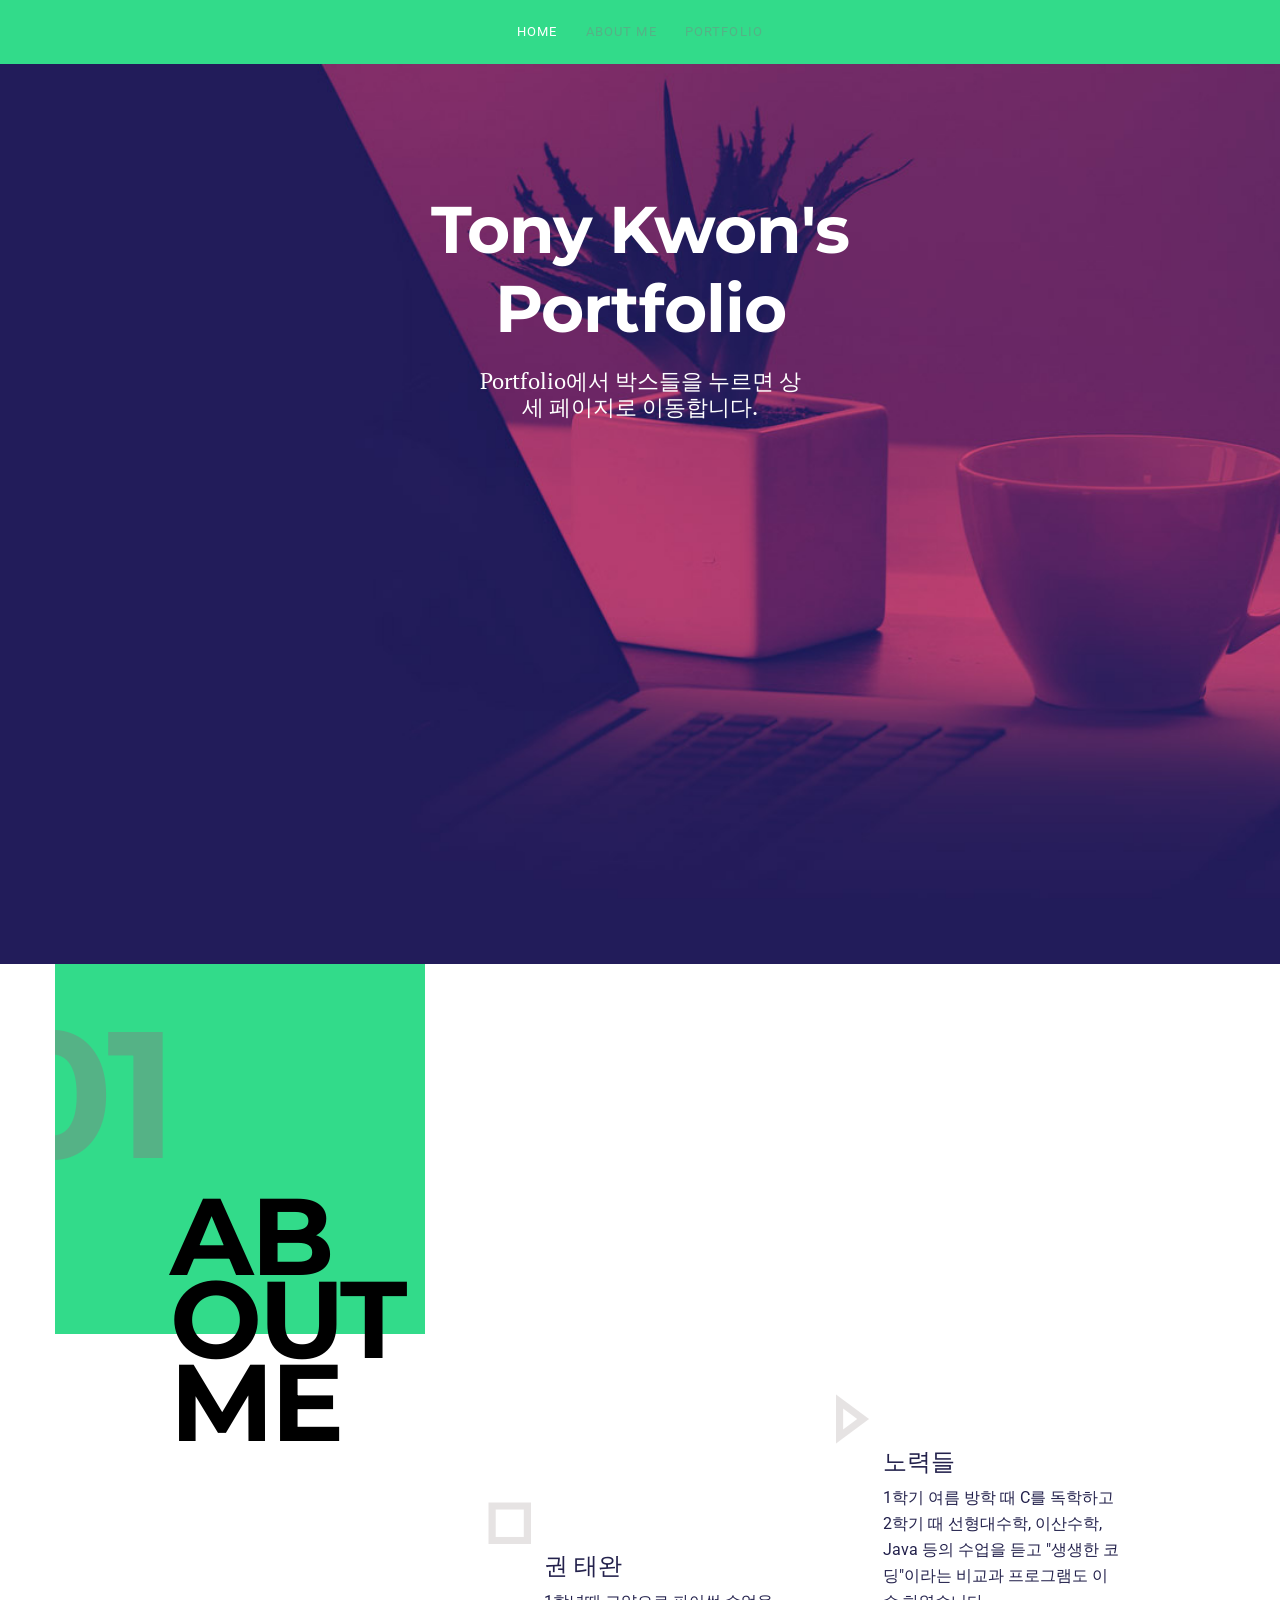
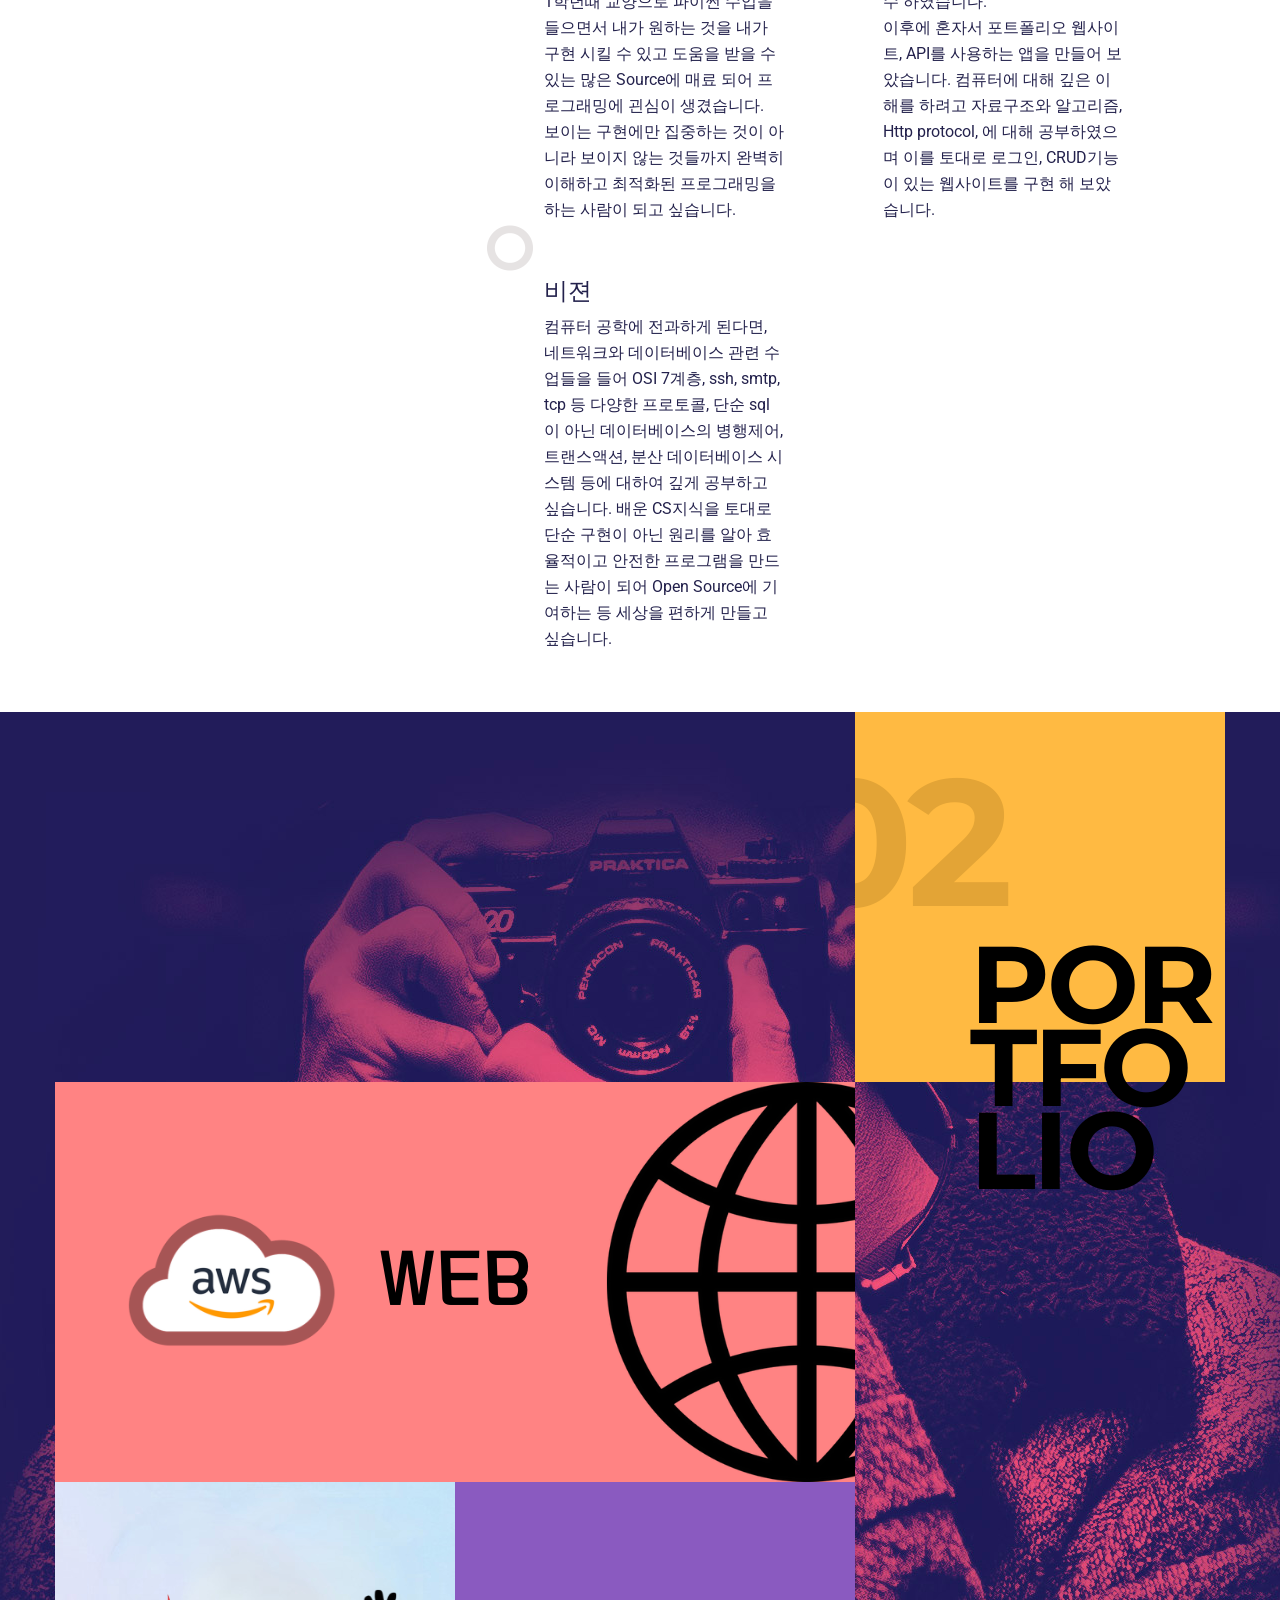
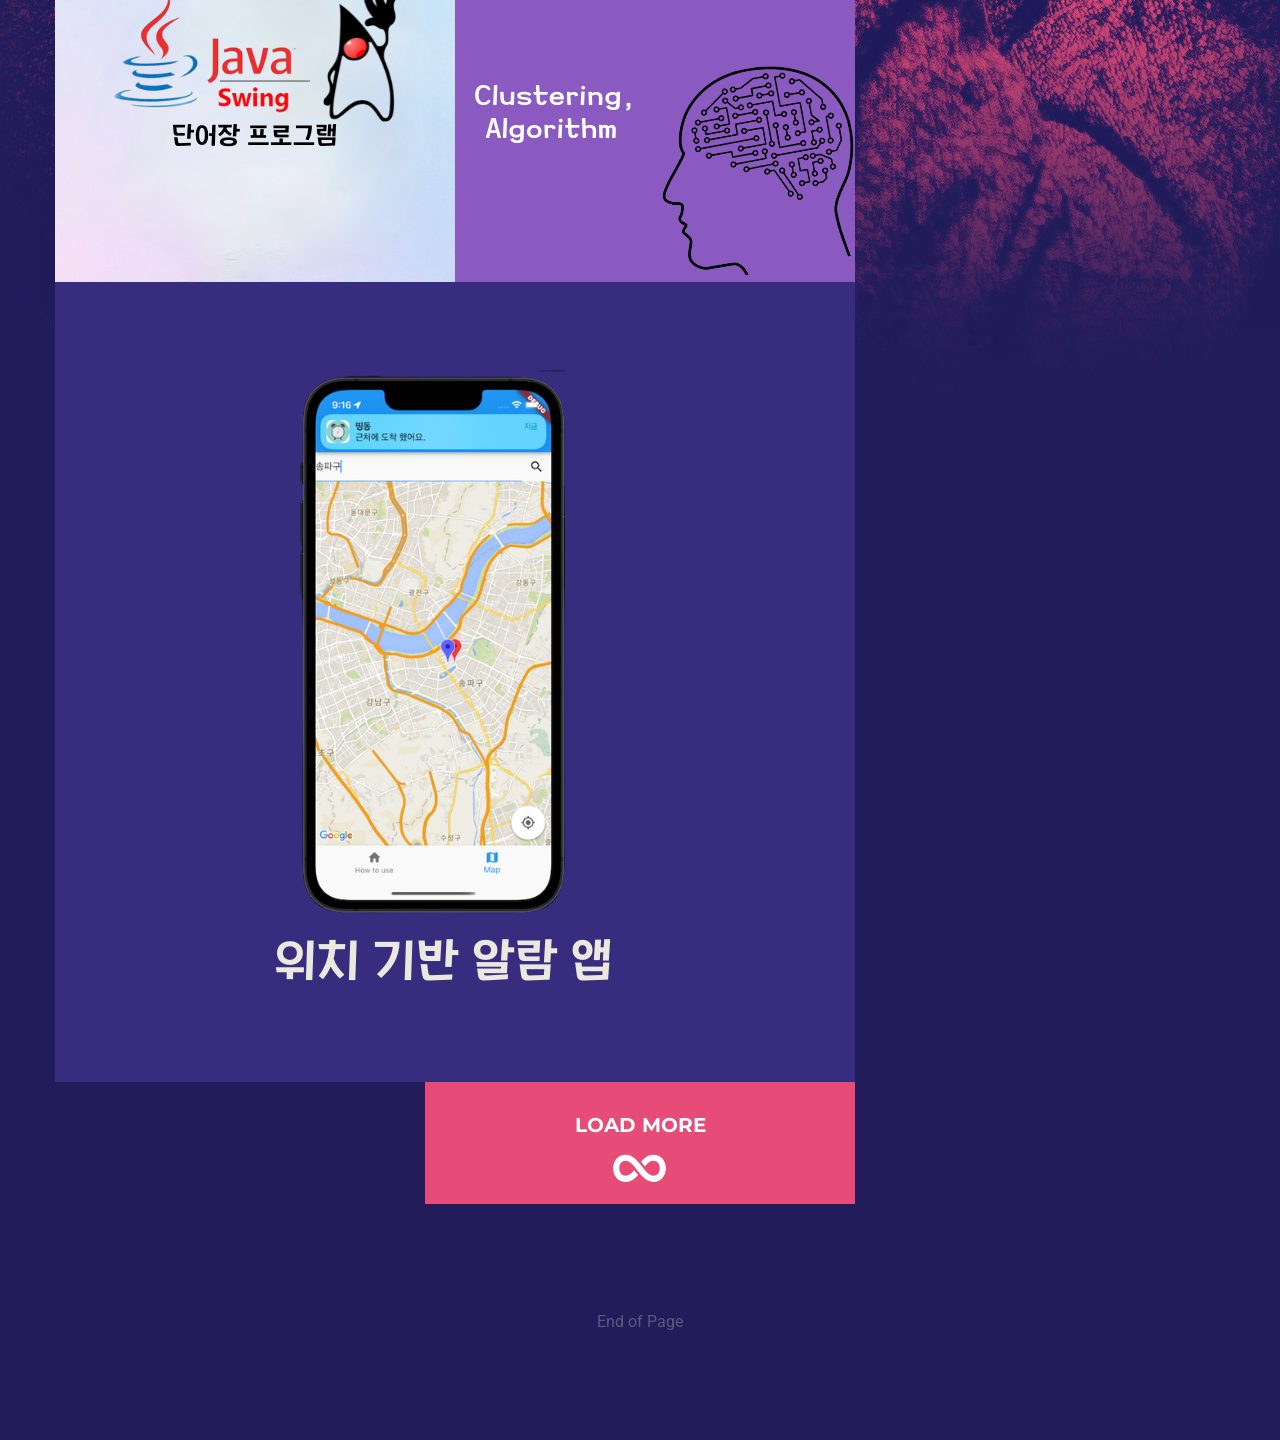
<file: index.html>
<!DOCTYPE HTML> 
<html lang="ko">
    <head>
        <title>Tony's Poerfolio</title>
        <meta http-equiv="Content-Type" content="text/html; charset=UTF-8">
        <meta name="viewport" content="width=device-width, initial-scale=1, maximum-scale=1">

        <link rel="shortcut icon" href="images/favicon.png" />
        <link href='http://fonts.googleapis.com/css?family=Roboto:300,400,400i,700,700i,900|Montserrat:400,700|PT+Serif' rel='stylesheet' type='text/css'>
        <link rel="stylesheet" type="text/css"  href='css/clear.css' />
        <link rel="stylesheet" type="text/css"  href='css/common.css' />
        <link rel="stylesheet" type="text/css"  href='css/font-awesome.min.css' />
        <link rel="stylesheet" type="text/css"  href='css/carouFredSel.css' />
        <link rel="stylesheet" type="text/css"  href='css/sm-clean.css' />
        <link rel="stylesheet" type="text/css"  href='style.css' />

                <script src="js/html5.js"></script>

    </head>
    <body>

        <!-- Preloader Gif -->
        <table class="doc-loader">
            <tr>
                <td>
                    <img src="images/ajax-document-loader.gif" alt="Loading..." />
                </td>
            </tr>
        </table>

        <!-- Menu -->
        <div class="menu-wrapper center-relative">
            <nav id="header-main-menu">
                <div class="mob-menu">MENU</div>
                <ul class="main-menu sm sm-clean">
                    <li><a href="#home">Home</a></li>
                    <li><a href="#Service">About Me</a></li>
                    <li><a href="#portfolio">Portfolio</a></li>
                </ul>
            </nav>
        </div>



        <!-- Home -->

        <div id="home" class="section intro-page">
            <div class="block content-1170 center-relative center-text">
                <br>
                <h1 class="big-title">Tony Kwon's <span>Portfolio</span></h1>
                <p class="title-desc">Portfolio에서 박스들을 누르면 상세 페이지로 이동합니다.</p>
            </div>
        </div>
        



        <!-- Service -->

        <div id="Service" class="section">
            <div class="block content-1170 center-relative">
                <div class="section-title-holder left">
                    <div class="section-num">
                        <span>01</span>
                    </div>
                    <h2 class="entry-title">About Me</h2>
                </div>
                <div class="section-content-holder right">
                    <div class="content-wrapper">
                        <script>
                            var slider1_speed = "500";
                            var slider1_auto = "false";
                            var slider1_hover = "true";
                        </script>
                        <div class="image-slider-wrapper relative service slider1">
                            <a id="slider1_next" class="image_slider_next" href ="#"></a>

                            <ul id="slider1" class="image-slider slides">
                                <li>
                                    <div class="service-holder ">
                                        <img src="page-images/icon_01.png" alt="">
                                        <div class="service-content-holder">
                                            <div class="service-title">권 태완</div>
                                            <div class="service-content">
                                                1학년때 교양으로 파이썬 수업을 들으면서 내가 원하는 것을 내가 구현 시킬 수 있고 도움을 받을
                                                수 있는 많은 Source에 매료 되어 프로그래밍에 괸심이 생겼습니다. <br>
                                                보이는 구현에만 집중하는 것이 아니라 보이지 않는 것들까지 완벽히 이해하고 최적화된 프로그래밍을하는 사람이 되고 싶습니다.
                                                <br/>
                                            </div>
                                        </div>
                                    </div>
                                    <div class="service-holder ">
                                        <img src="page-images/icon_02.png" alt="">
                                        <div class="service-content-holder">
                                            <div class="service-title">노력들</div>
                                            <div class="service-content">
                                                1학기 여름 방학 때 C를 독학하고 2학기 때 선형대수학, 이산수학, Java 등의 수업을 듣고 "생생한 코딩"이라는 비교과 프로그램도 이수 하였습니다.<br>
                                                이후에 혼자서 포트폴리오 웹사이트, API를 사용하는 앱을 만들어 보았습니다.
                                                컴퓨터에 대해 깊은 이해를 하려고 자료구조와 알고리즘, Http protocol, 에 대해 공부하였으며 이를 토대로
                                                로그인, CRUD기능이 있는 웹사이트를 구현 해 보았습니다.<br />
                                            </div>
                                        </div>
                                    </div>
                                    <div class="service-holder ">
                                        <img src="page-images/icon_03.png" alt="">
                                        <div class="service-content-holder">
                                            <div class="service-title">비젼</div>
                                            <div class="service-content">
                                                컴퓨터 공학에 전과하게 된다면, 네트워크와 데이터베이스 관련 수업들을 들어 OSI 7계층, ssh, smtp, tcp 등 다양한 프로토콜,
                                                단순 sql이 아닌 데이터베이스의 병행제어, 트랜스액션, 분산 데이터베이스 시스템 등에 대하여 깊게 공부하고 싶습니다.
                                                배운 CS지식을 토대로 단순 구현이 아닌 원리를 알아 효율적이고 안전한 프로그램을 만드는 사람이 되어 Open Source에 기여하는 등
                                                세상을 편하게 만들고 싶습니다.<br/>
                                            </div>
                                        </div>
                                    </div>
                                </li>
                            </ul>
                            <div class = "clear"></div>
                        </div>

                    </div>
                </div>
                <div class='clear'></div>
            </div>
        </div>


        <!-- Portfolio -->
        <div id="portfolio" class="section">
            <div class="block content-1170 center-relative">
                <div class="section-title-holder right">
                    <div class="section-num">
                        <span>02</span>
                    </div>
                    <h2 class="entry-title">Portfolio</h2>
                </div>
                <div class="section-content-holder portfolio-holder left">
                    <div class="grid" id="portfolio-grid">
                        <div class="grid-sizer"></div>
                        <div class="grid-item element-item p_one">
                            <a href="Web.html">
                                <img src="page-images/WEB.png" alt="">
                                <div class="portfolio-text-holder">
                                    <div class="portfolio-text-wrapper">
                                        <p class="portfolio-type">
                                            <img src="images/icon_post.svg" alt="">
                                        </p>
                                        <p class="portfolio-text">Java17, SpringBoot, MariaDB, Thymeleaf</p>
                                    </div>
                                </div>
                            </a>
                        </div>
                        <div class="grid-item element-item p_one_half">
                            <a href="Swing.html">
                                <img src="page-images/Swing.png" alt="">
                                <div class="portfolio-text-holder">
                                    <div class="portfolio-text-wrapper">
                                        <p class="portfolio-type">
                                            <img src="images/icon_post.svg" alt="">
                                        </p>
                                        <p class="portfolio-text">Java Swing</p>
                                    </div>
                                </div>
                            </a>
                        </div>
                        <div class="grid-item element-item p_one_half">
                            <a href="Algorithm.html">
                                <img src="page-images/Algorithm.png" alt="">
                                <div class="portfolio-text-holder">
                                    <div class="portfolio-text-wrapper">
                                        <p class="portfolio-type">
                                            <img src="images/icon_post.svg" alt="">
                                        </p>
                                        <p class="portfolio-text">Cpp, Java, Python</p>
                                    </div>
                                </div>
                            </a>
                        </div>
                        <div class="grid-item element-item p_one">
                            <a href="Flutter.html">
                                <img src="page-images/Flutter.png" alt="">
                                <div class="portfolio-text-holder">
                                    <div class="portfolio-text-wrapper">
                                        <p class="portfolio-type">
                                            <img src="images/icon_post.svg" alt="">
                                        </p>
                                        <p class="portfolio-text">Flutter, Dart</p>
                                        <p class="portfolio-sec-text">Google Apis</p>
                                    </div>
                                </div>
                            </a>
                        </div>
                    </div>

                    <div class="clear"></div>
                    <div class="block portfolio-load-more-holder">
                        <a target="_self" class="more-posts">LOAD MORE</a>
                        <img src="images/icon_infinity.svg" alt="Load more">
                    </div>
                </div>
                <div class="clear"></div>
            </div>
            <div class="clear"></div>
        </div>


        <!-- Footer -->

        <footer>
            <div class="footer content-1170 center-relative">
                <ul>
                    <li class="copyright-footer">
                       End of Page
                    </li>
                </ul>
            </div>
        </footer>


        <!--Load JavaScript-->
        <script type="text/javascript" src="js/jquery.js"></script>
        <script type='text/javascript' src='js/jquery.sticky-kit.min.js'></script>
        <script type='text/javascript' src='js/jquery.smartmenus.min.js'></script>
        <script type='text/javascript' src='js/jquery.sticky.js'></script>
        <script type='text/javascript' src='js/jquery.dryMenu.js'></script>
        <script type='text/javascript' src='js/isotope.pkgd.js'></script>
        <script type='text/javascript' src='js/jquery.carouFredSel-6.2.0-packed.js'></script>
        <script type='text/javascript' src='js/jquery.mousewheel.min.js'></script>
        <script type='text/javascript' src='js/jquery.touchSwipe.min.js'></script>
        <script type='text/javascript' src='js/jquery.easing.1.3.js'></script>
        <script type='text/javascript' src='js/imagesloaded.pkgd.js'></script>
        <script type='text/javascript' src='js/jquery.prettyPhoto.js'></script>
        <script type='text/javascript' src='js/main.js'></script>
    </body>
</html>
</file>
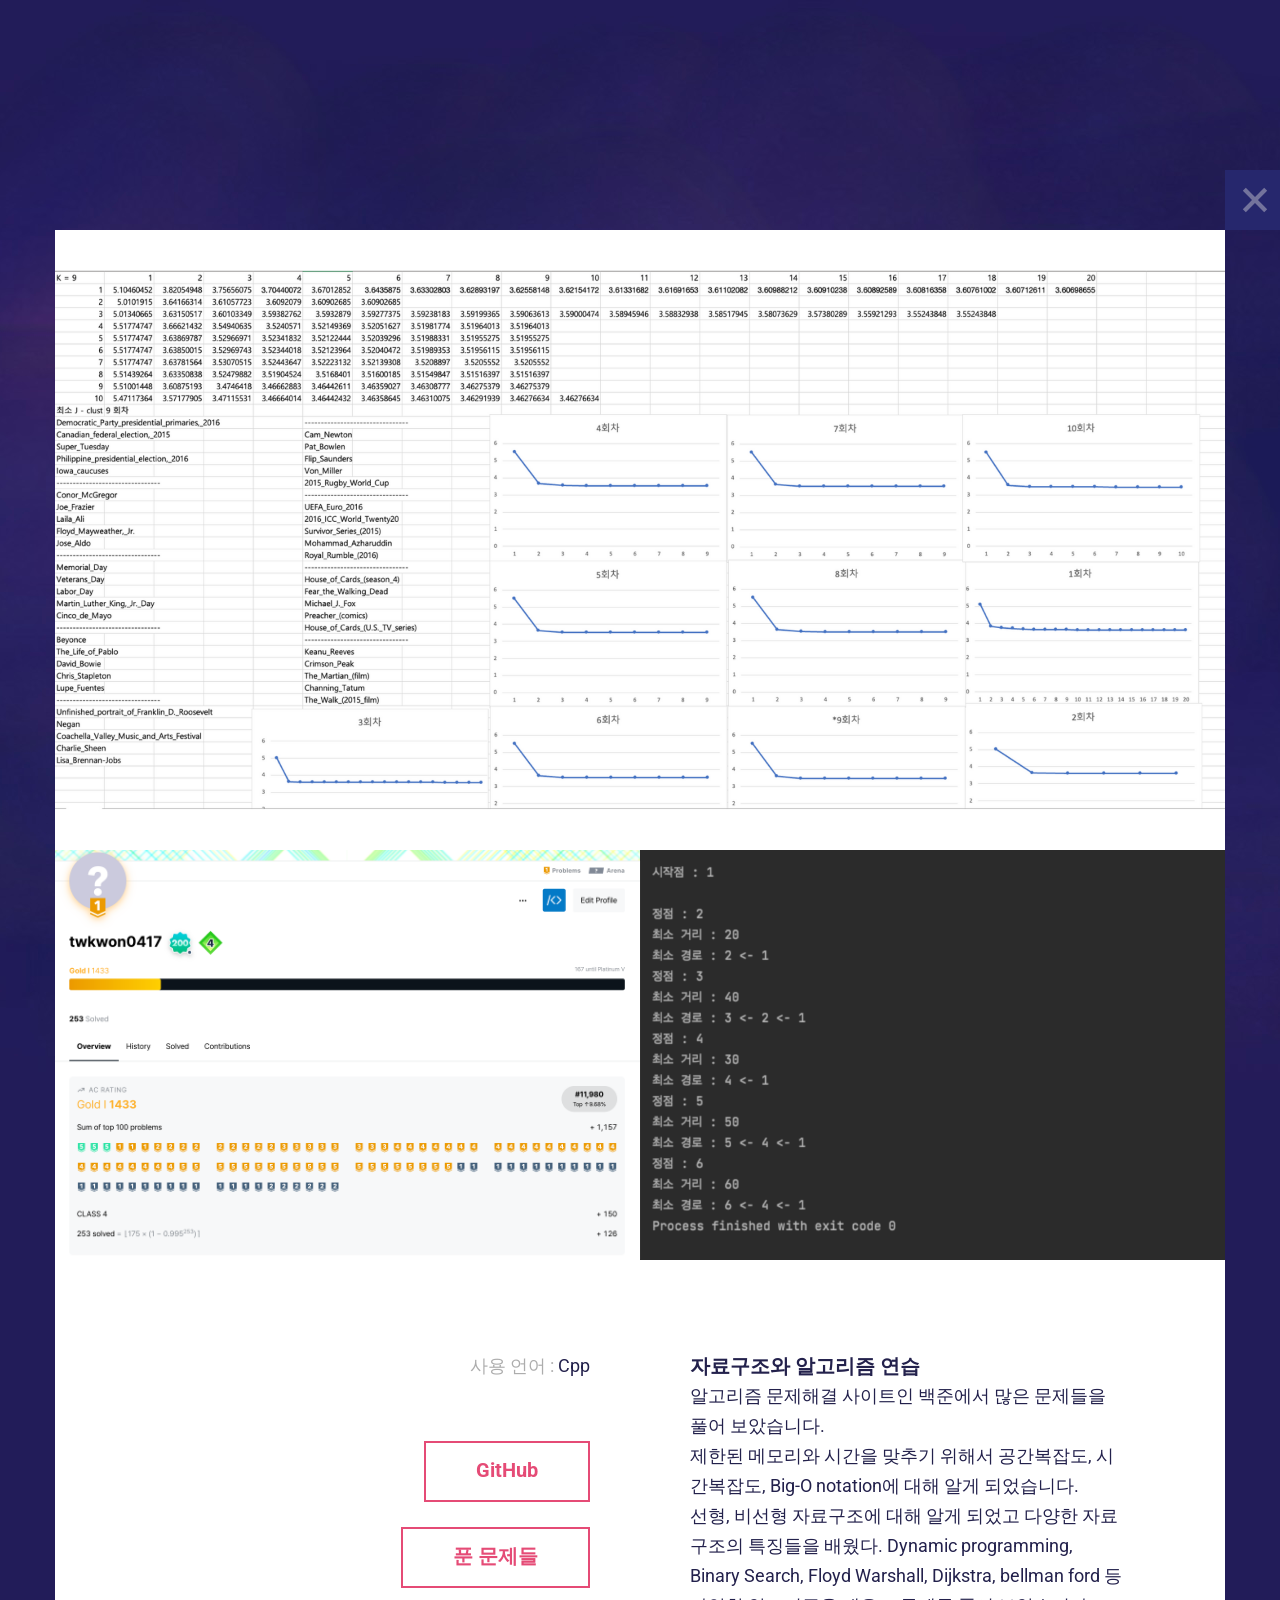
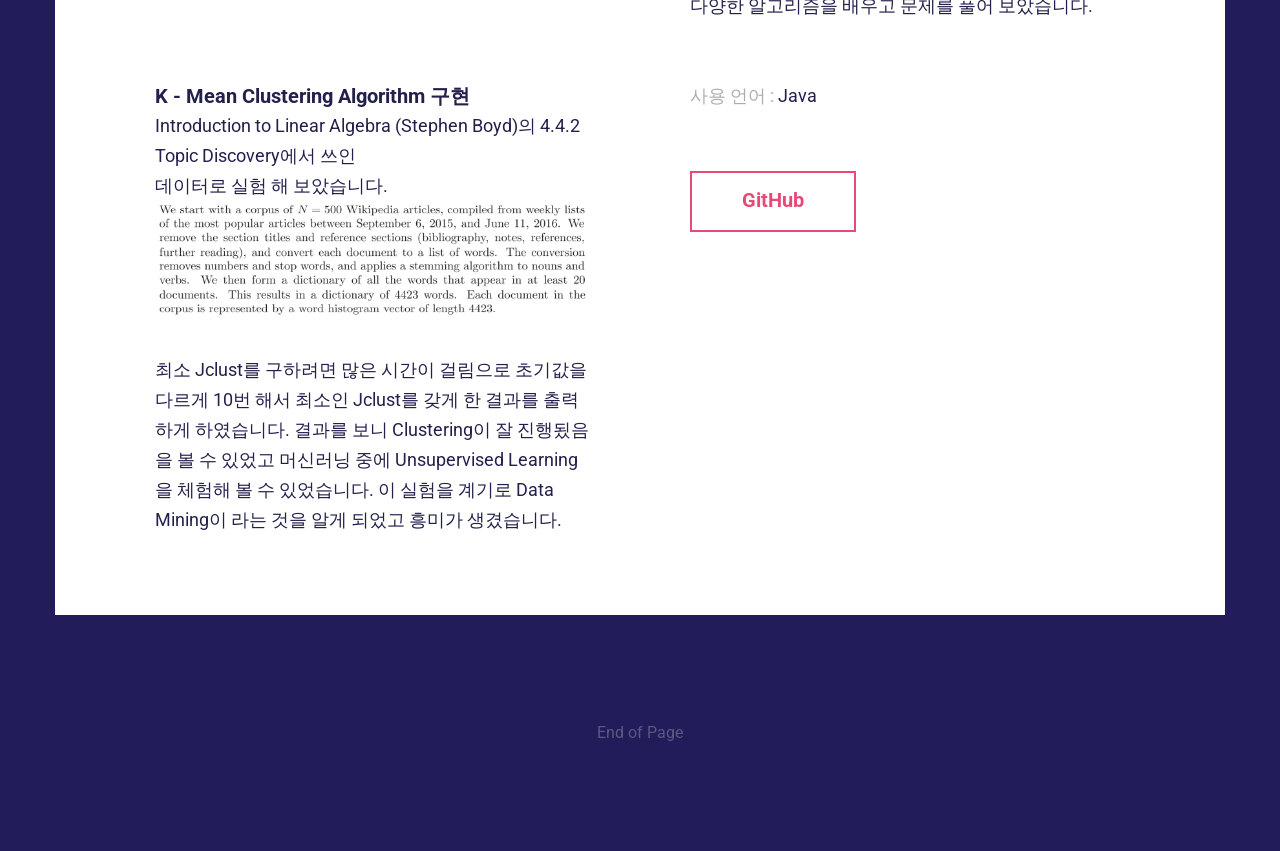
<file: Algorithm.html>
<!DOCTYPE HTML>
<html lang="ko">
<head>
    <title>Algorithm</title>
    <meta http-equiv="Content-Type" content="text/html; charset=UTF-8">
    <meta name="viewport" content="width=device-width, initial-scale=1, maximum-scale=1">

    <link rel="shortcut icon" href="images/favicon.png" />
    <link href='http://fonts.googleapis.com/css?family=Roboto:300,400,400i,700,700i,900|Montserrat:400,700|PT+Serif' rel='stylesheet' type='text/css'>
    <link rel="stylesheet" type="text/css"  href='css/clear.css' />
    <link rel="stylesheet" type="text/css"  href='css/common.css' />
    <link rel="stylesheet" type="text/css"  href='css/font-awesome.min.css' />
    <link rel="stylesheet" type="text/css"  href='css/carouFredSel.css' />
    <link rel="stylesheet" type="text/css"  href='css/sm-clean.css' />
    <link rel="stylesheet" type="text/css"  href='style.css' />

    <!--[if lt IE 9]>
    <script src="js/html5.js"></script>
    <![endif]-->

</head>
<body class="single-portfolio">

<!-- Preloader Gif -->
<table class="doc-loader">
    <tr>
        <td>
            <img src="images/ajax-document-loader.gif" alt="Loading..." />
        </td>
    </tr>
</table>

<!-- Menu -->
<div class="menu-wrapper center-relative">
    <nav id="header-main-menu">
        <div class="mob-menu">MENU</div>
        <ul class="main-menu sm sm-clean">
            <li><a href="#home">Home</a></li>
            <li><a href="#services">Services</a></li>
            <li><a href="#portfolio">Portfolio</a></li>
        </ul>
    </nav>
</div>



<article id="portfolio-1" class="section portfolio">
    <div class="center-relative content-1170">
        <div class="entry-content">
            <div class="content-wrap relative">
                <a class="absolute x-close" href="index.html#portfolio">
                    <img src="images/icon_x.svg" alt="Close">
                </a>

                <div class="one margin-0">
                    <img src="page-images/Algorithm_Main.png" alt="">
                </div>
                <div class="clear"></div>
                <div class="one_half margin-0">
                    <img src="page-images/slvac.png" alt="">
                </div>
                <div class="one_half last margin-0">
                    <img src="page-images/Algoritm_Result.png" alt="">
                </div>
                <div class="clear"></div>
                <br>
                <br>
                <br>

                <div class="one_half text-right">
                    <p>
                        <span style="color: #adadad;">사용 언어 : </span> Cpp
                    </p>
                    <br>
                    <br>
                    <div class="text-right">
                        <a href="#" target="_self" class="button " onclick="window.open('https://github.com/twkwon0417/CPP_Algorithm')">GitHub</a>
                    </div>
                    <div class="text-right">
                        <a href="#" target="_self" class="button " onclick="window.open('https://solved.ac/en/profile/twkwon0417/solved?page=1&sort=level&direction=desc')">푼 문제들</a>
                    </div>
                </div>
                <div class="one_half last ">
                    <h1>자료구조와 알고리즘 연습</h1>
                    <p>
                        알고리즘 문제해결 사이트인 백준에서 많은 문제들을 풀어 보았습니다. <br>
                        제한된 메모리와 시간을 맞추기 위해서 공간복잡도, 시간복잡도,  Big-O notation에 대해 알게 되었습니다.<br>
                        선형, 비선형 자료구조에 대해 알게 되었고 다양한 자료구조의 특징들을 배웠다.
                        Dynamic programming, Binary Search, Floyd Warshall, Dijkstra, bellman ford 등 다양한 알고리즘을 배우고 문제를 풀어 보았습니다. <br>
                    </p>
                    <br>
                </div>
                <div class="one_half text-left">
                    <h1>K - Mean Clustering Algorithm 구현</h1>
                    <p>
                        Introduction to Linear Algebra (Stephen Boyd)의 4.4.2 Topic Discovery에서 쓰인 <br>
                        데이터로 실험 해 보았습니다.
                        <img src="images/KM.png" alt="">
                    </p>
                    <br>
                    <p>
                        최소 Jclust를 구하려면 많은 시간이 걸림으로 초기값을 다르게 10번 해서 최소인 Jclust를 갖게 한 결과를 출력 하게 하였습니다. 결과를 보니 Clustering이 잘 진행됬음을 볼 수 있었고 머신러닝 중에 Unsupervised Learning을 체험해 볼 수 있었습니다.
                        이 실험을 계기로 Data Mining이 라는 것을 알게 되었고 흥미가 생겼습니다.
                        <br>
                    </p>
                </div>
                <p>
                    <span style="color: #adadad;">사용 언어 : </span> Java
                </p>
                <br>
                <br>
                <div class="text-left">
                    <a href="#" target="_self" class="button " onclick="window.open('https://github.com/twkwon0417/K_Mean_Clustering')">GitHub</a>
                </div>
                <div class="clear"></div>
            </div>
        </div>
        <div class="clear"></div>
    </div>



    <!-- Footer -->
    <footer>
        <div class="footer content-1170 center-relative">
            <ul>
                <li class="copyright-footer">
                    End of Page
                </li>
            </ul>
        </div>
    </footer>
</article>



<!--Load JavaScript-->
<script type="text/javascript" src="js/jquery.js"></script>
<script type='text/javascript' src='js/jquery.sticky-kit.min.js'></script>
<script type='text/javascript' src='js/jquery.smartmenus.min.js'></script>
<script type='text/javascript' src='js/jquery.sticky.js'></script>
<script type='text/javascript' src='js/jquery.dryMenu.js'></script>
<script type='text/javascript' src='js/isotope.pkgd.js'></script>
<script type='text/javascript' src='js/jquery.carouFredSel-6.2.0-packed.js'></script>
<script type='text/javascript' src='js/jquery.mousewheel.min.js'></script>
<script type='text/javascript' src='js/jquery.touchSwipe.min.js'></script>
<script type='text/javascript' src='js/jquery.easing.1.3.js'></script>
<script type='text/javascript' src='js/imagesloaded.pkgd.js'></script>
<script type='text/javascript' src='js/jquery.prettyPhoto.js'></script>
<script type='text/javascript' src='js/main.js'></script>
</body>
</html>
</file>
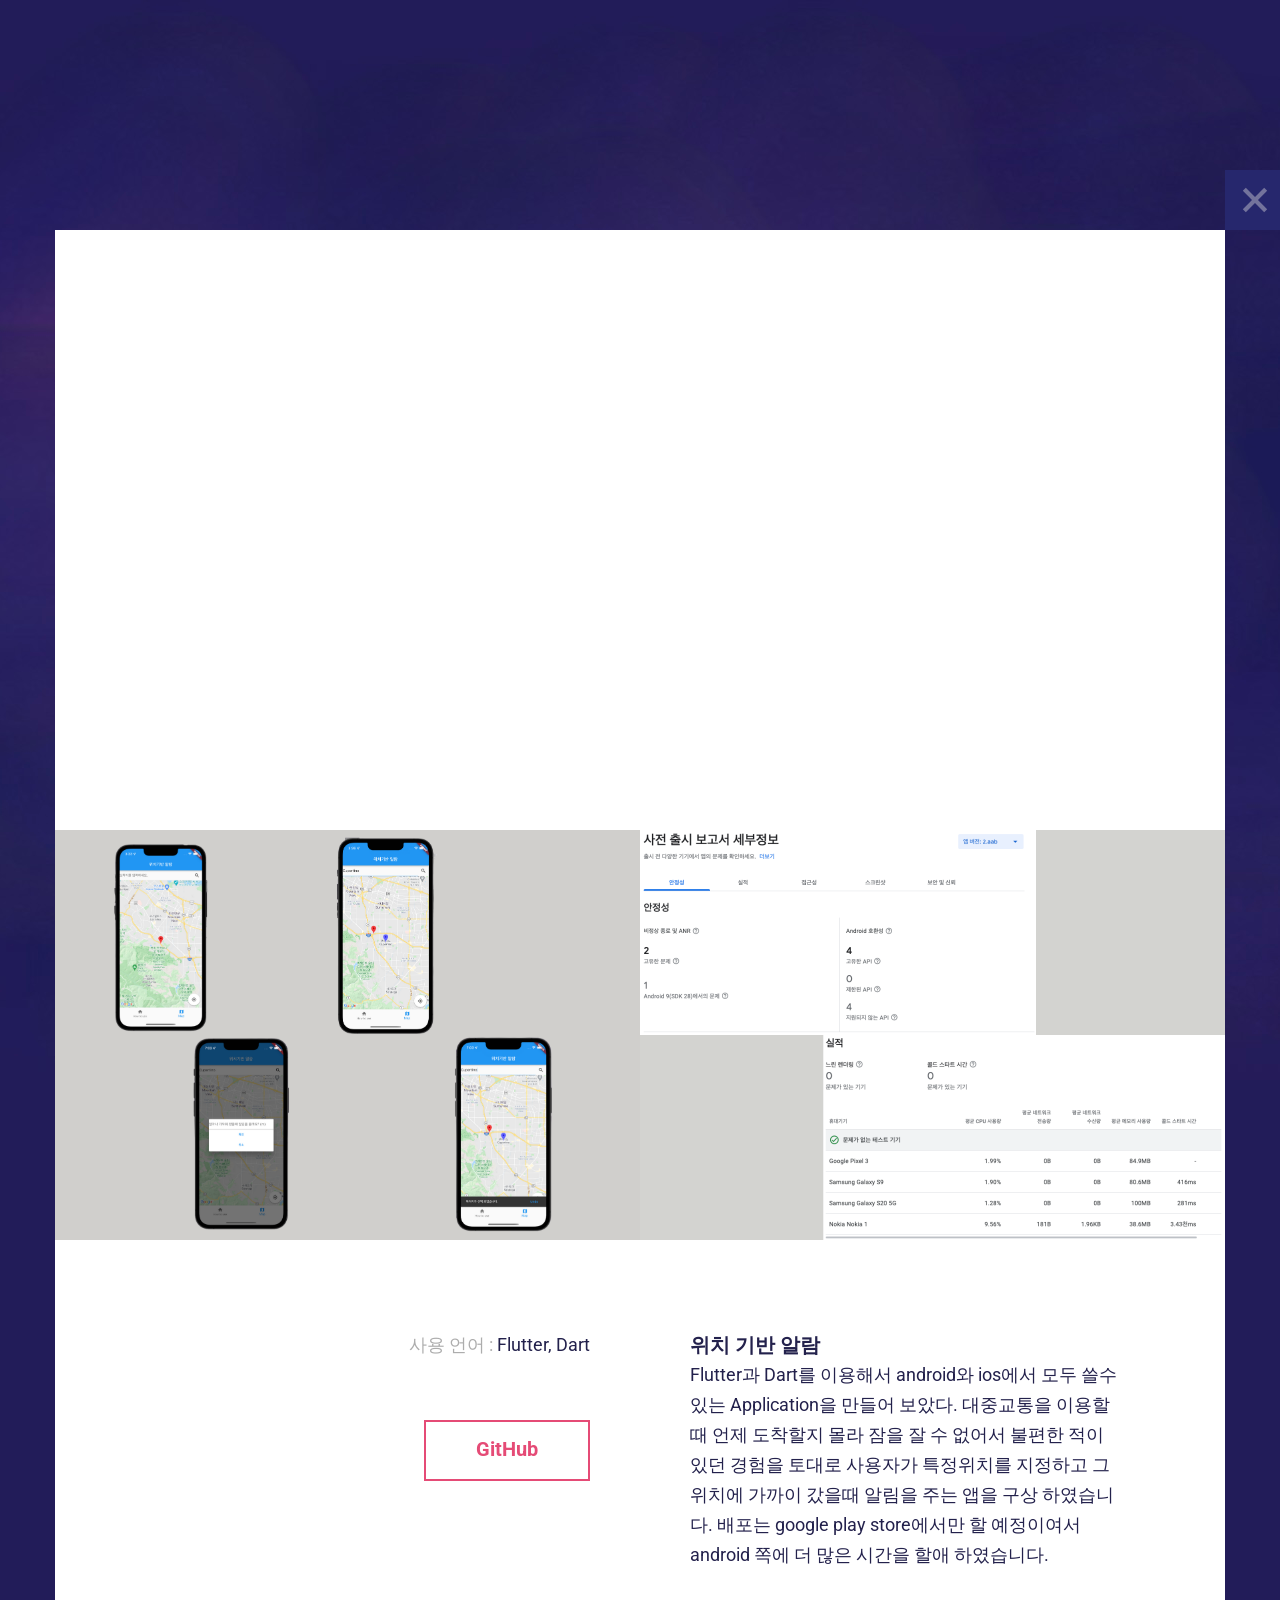
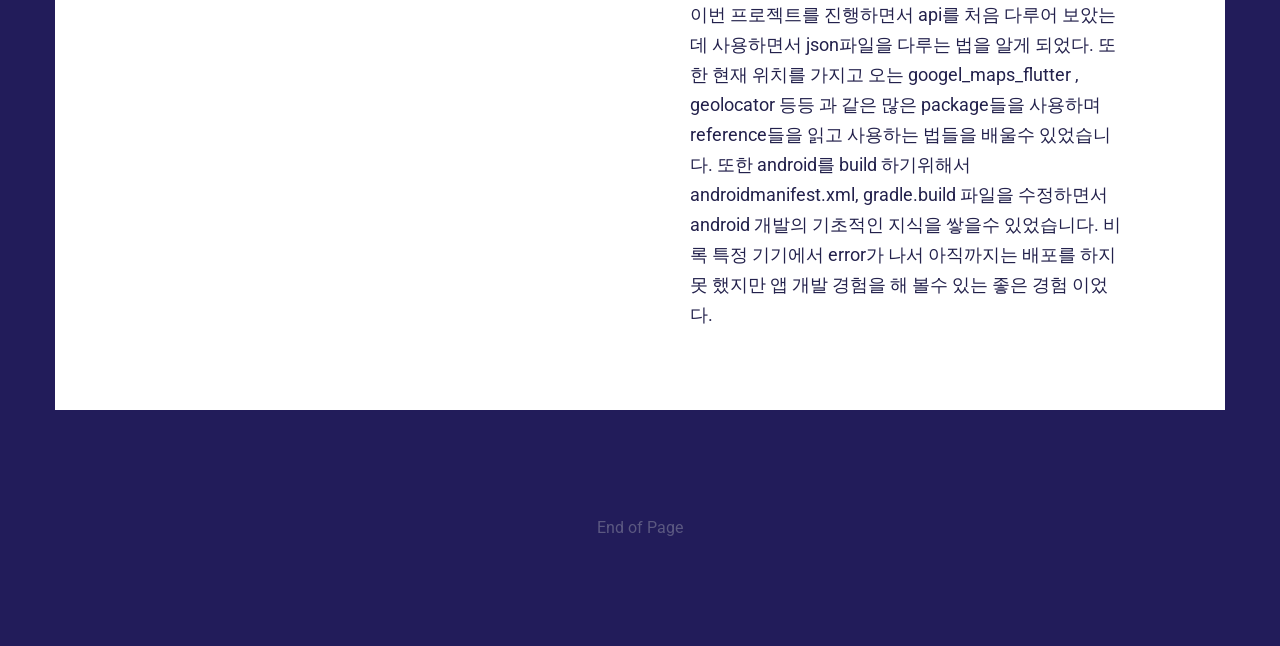
<file: Flutter.html>
<!DOCTYPE HTML>
<html lang="ko">
    <head>
        <title>Flutter</title>
        <meta http-equiv="Content-Type" content="text/html; charset=UTF-8">
        <meta name="viewport" content="width=device-width, initial-scale=1, maximum-scale=1">

        <link rel="shortcut icon" href="images/favicon.png" />
        <link href='http://fonts.googleapis.com/css?family=Roboto:300,400,400i,700,700i,900|Montserrat:400,700|PT+Serif' rel='stylesheet' type='text/css'>
        <link rel="stylesheet" type="text/css"  href='css/clear.css' />
        <link rel="stylesheet" type="text/css"  href='css/common.css' />
        <link rel="stylesheet" type="text/css"  href='css/font-awesome.min.css' />
        <link rel="stylesheet" type="text/css"  href='css/carouFredSel.css' />
        <link rel="stylesheet" type="text/css"  href='css/sm-clean.css' />
        <link rel="stylesheet" type="text/css"  href='style.css' />

        <!--[if lt IE 9]>
                <script src="js/html5.js"></script>
        <![endif]-->

    </head>
    <body class="single-portfolio">

        <!-- Preloader Gif -->
        <table class="doc-loader">
            <tr>
                <td>
                    <img src="images/ajax-document-loader.gif" alt="Loading..." />
                </td>
            </tr>
        </table>

        <!-- Menu -->
        <div class="menu-wrapper center-relative">
            <nav id="header-main-menu">
                <div class="mob-menu">MENU</div>
                <ul class="main-menu sm sm-clean">
                    <li><a href="#home">Home</a></li>
                    <li><a href="#services">Services</a></li>
                    <li><a href="#portfolio">Portfolio</a></li>
                </ul>
            </nav>
        </div>



        <article id="portfolio-1" class="section portfolio">
            <div class="center-relative content-1170">
                <div class="entry-content">
                    <div class="content-wrap relative">
                        <a class="absolute x-close" href="index.html#portfolio">
                            <img src="images/icon_x.svg" alt="Close">
                        </a>

                        <div class="one margin-0">
                            <iframe width="560" height="600" src="https://www.youtube.com/embed/gH9vf9X-Hzw" title="YouTube video player" frameborder="0" allow="accelerometer; autoplay; clipboard-write; encrypted-media; gyroscope; picture-in-picture" allowfullscreen></iframe>
                        </div>
                        <div class="clear"></div>
                        <div class="one_half margin-0">
                            <img src="page-images/Flutter_Demo.png" alt="">
                        </div>
                        <div class="one_half last margin-0">
                            <img src="page-images/Google_Play_Console.png" alt="">
                        </div>
                        <div class="clear"></div>
                        <br>
                        <br>
                        <br>

                        <div class="one_half text-right">
                            <p>
                                <span style="color: #adadad;">사용 언어 : </span> Flutter, Dart
                            </p>
                           <br>
                           <br>
                            <div class="text-right">
                                <a href="#" target="_self" class="button " onclick="window.open('https://github.com/twkwon0417/Flutter')">GitHub</a>
                            </div>
                        </div>
                        <div class="one_half last ">
                            <h1>위치 기반 알람</h1>
                            <p>Flutter과 Dart를 이용해서 android와 ios에서 모두 쓸수 있는 Application을 만들어 보았다.
                                대중교통을 이용할때 언제 도착할지 몰라 잠을 잘 수 없어서 불편한 적이 있던 경험을 토대로 사용자가 특정위치를 지정하고  그 위치에 가까이 갔을때 알림을 주는 앱을 구상 하였습니다. 배포는 google play store에서만 할 예정이여서 android 쪽에 더 많은 시간을 할애 하였습니다.
                            </p>
                            <br>
                            <p>
                                이번 프로젝트를 진행하면서 api를 처음 다루어 보았는데 사용하면서 json파일을 다루는 법을 알게 되었다. 또한 현재 위치를 가지고 오는 googel_maps_flutter , geolocator 등등 과 같은 많은 package들을 사용하며 reference들을 읽고 사용하는 법들을 배울수 있었습니다.
                                또한 android를 build 하기위해서 androidmanifest.xml, gradle.build 파일을 수정하면서 android 개발의 기초적인 지식을 쌓을수 있었습니다.
                                비록 특정 기기에서 error가 나서 아직까지는 배포를 하지 못 했지만 앱 개발 경험을 해 볼수 있는 좋은 경험 이었다.
                                <br>
                            </p>
                        </div>
                        <div class="clear"></div>
                    </div>
                </div>
                <div class="clear"></div>
            </div>



            <!-- Footer -->
            <footer>
                <div class="footer content-1170 center-relative">
                    <ul>
                        <li class="copyright-footer">
                            End of Page
                        </li>
                    </ul>
                </div>
            </footer>
        </article>



        <!--Load JavaScript-->
        <script type="text/javascript" src="js/jquery.js"></script>
        <script type='text/javascript' src='js/jquery.sticky-kit.min.js'></script>
        <script type='text/javascript' src='js/jquery.smartmenus.min.js'></script>
        <script type='text/javascript' src='js/jquery.sticky.js'></script>
        <script type='text/javascript' src='js/jquery.dryMenu.js'></script>
        <script type='text/javascript' src='js/isotope.pkgd.js'></script>
        <script type='text/javascript' src='js/jquery.carouFredSel-6.2.0-packed.js'></script>
        <script type='text/javascript' src='js/jquery.mousewheel.min.js'></script>
        <script type='text/javascript' src='js/jquery.touchSwipe.min.js'></script>
        <script type='text/javascript' src='js/jquery.easing.1.3.js'></script>
        <script type='text/javascript' src='js/imagesloaded.pkgd.js'></script>
        <script type='text/javascript' src='js/jquery.prettyPhoto.js'></script>
        <script type='text/javascript' src='js/main.js'></script>
    </body>
</html>
</file>
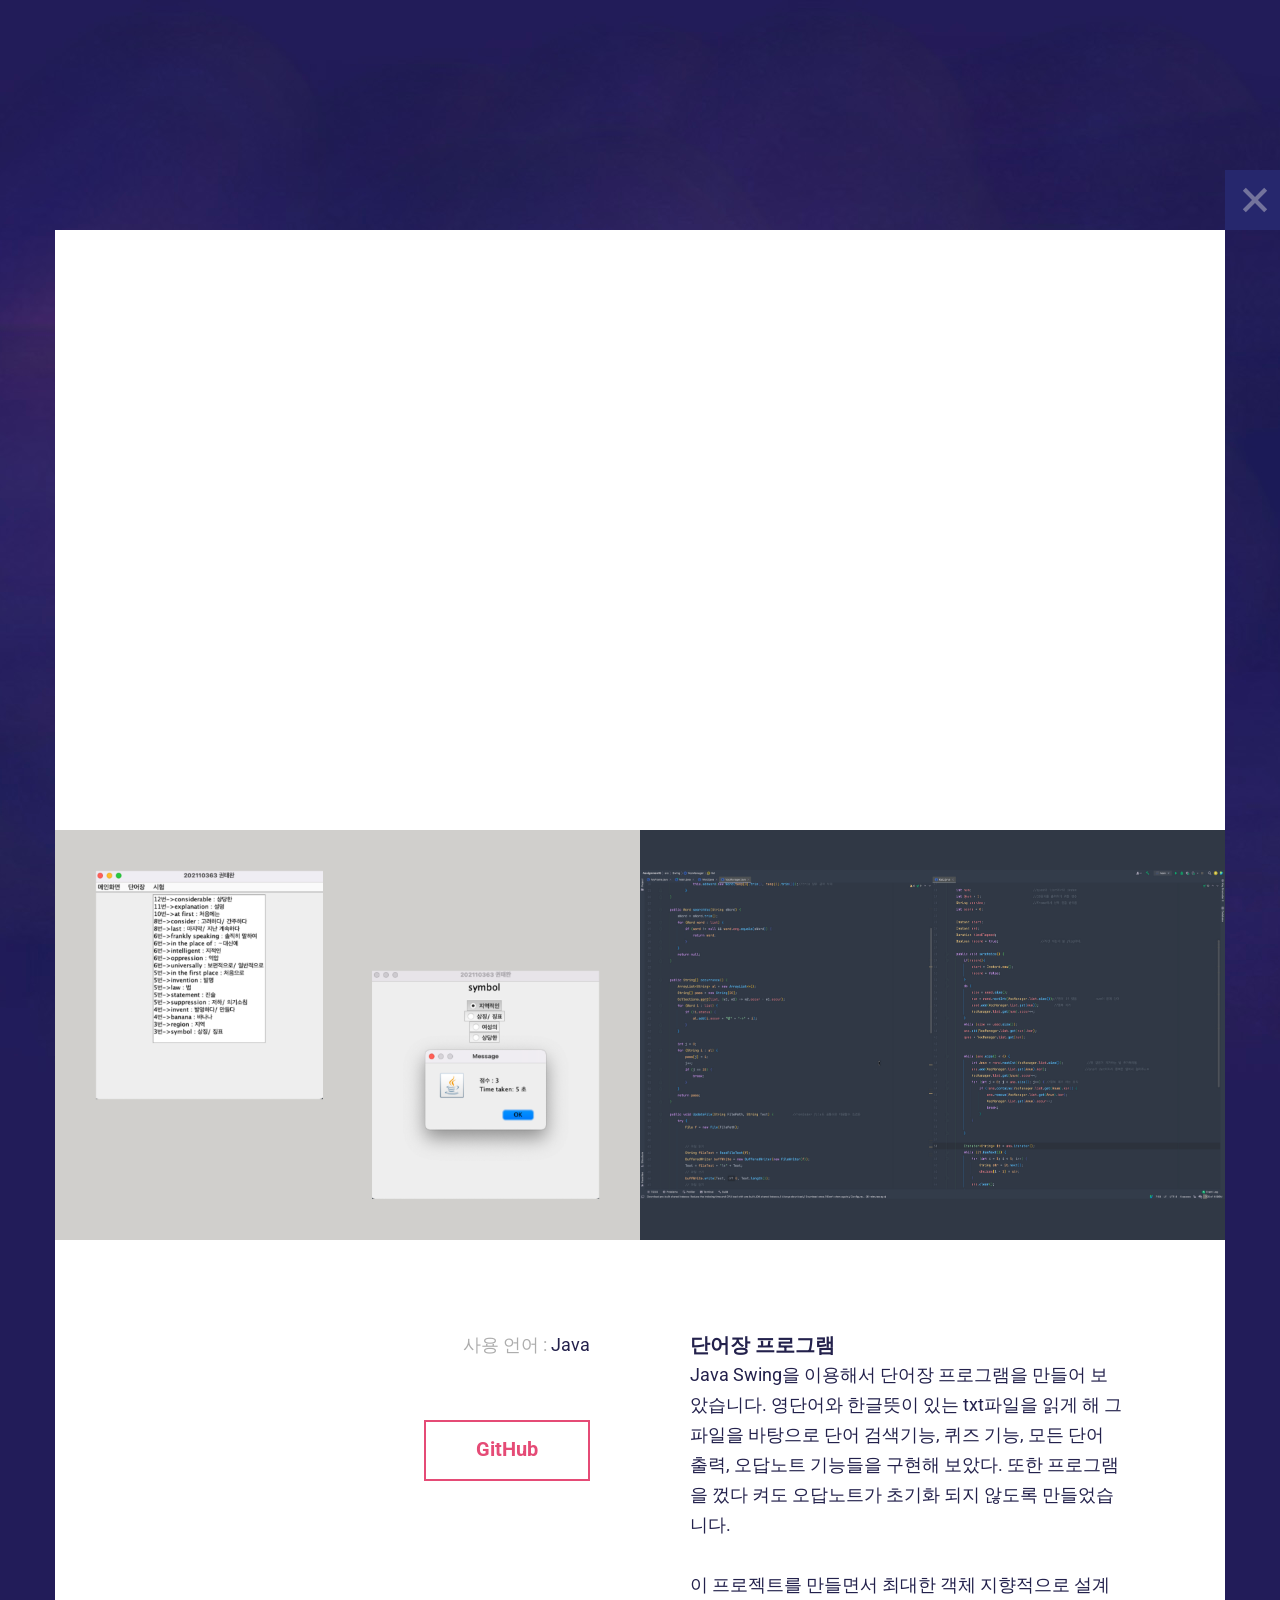
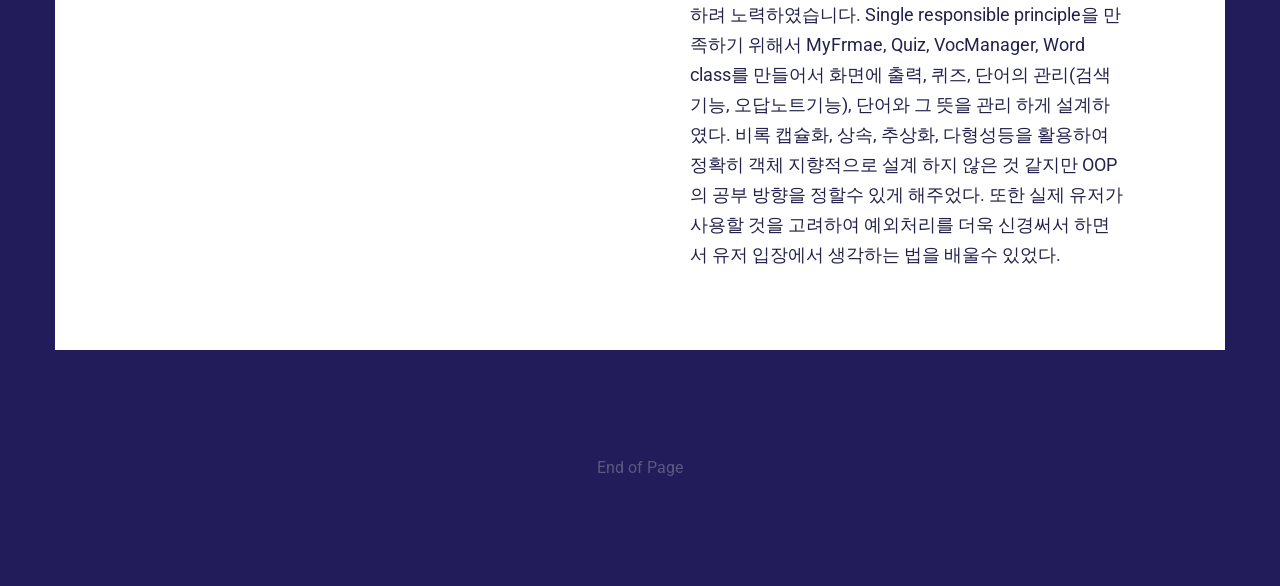
<file: Swing.html>
<!DOCTYPE HTML>
<html lang="ko">
<head>
    <title>Swing</title>
    <meta http-equiv="Content-Type" content="text/html; charset=UTF-8">
    <meta name="viewport" content="width=device-width, initial-scale=1, maximum-scale=1">

    <link rel="shortcut icon" href="images/favicon.png" />
    <link href='http://fonts.googleapis.com/css?family=Roboto:300,400,400i,700,700i,900|Montserrat:400,700|PT+Serif' rel='stylesheet' type='text/css'>
    <link rel="stylesheet" type="text/css"  href='css/clear.css' />
    <link rel="stylesheet" type="text/css"  href='css/common.css' />
    <link rel="stylesheet" type="text/css"  href='css/font-awesome.min.css' />
    <link rel="stylesheet" type="text/css"  href='css/carouFredSel.css' />
    <link rel="stylesheet" type="text/css"  href='css/sm-clean.css' />
    <link rel="stylesheet" type="text/css"  href='style.css' />

    <!--[if lt IE 9]>
    <script src="js/html5.js"></script>
    <![endif]-->

</head>
<body class="single-portfolio">

<!-- Preloader Gif -->
<table class="doc-loader">
    <tr>
        <td>
            <img src="images/ajax-document-loader.gif" alt="Loading..." />
        </td>
    </tr>
</table>

<!-- Menu -->
<div class="menu-wrapper center-relative">
    <nav id="header-main-menu">
        <div class="mob-menu">MENU</div>
        <ul class="main-menu sm sm-clean">
            <li><a href="#home">Home</a></li>
            <li><a href="#services">Services</a></li>
            <li><a href="#portfolio">Portfolio</a></li>
        </ul>
    </nav>
</div>



<article id="portfolio-1" class="section portfolio">
    <div class="center-relative content-1170">
        <div class="entry-content">
            <div class="content-wrap relative">
                <a class="absolute x-close" href="index.html#portfolio">
                    <img src="images/icon_x.svg" alt="Close">
                </a>

                <div class="one margin-0">
                    <iframe width="560" height="600" src="https://www.youtube.com/embed/jzT_HKl4WMI" title="YouTube video player" frameborder="0" allow="accelerometer; autoplay; clipboard-write; encrypted-media; gyroscope; picture-in-picture" allowfullscreen></iframe>
                </div>
                <div class="clear"></div>
                <div class="one_half margin-0">
                    <img src="page-images/Swing_Demo.png" alt="">
                </div>
                <div class="one_half last margin-0">
                    <img src="page-images/Swing_Code.png" alt="">
                </div>
                <div class="clear"></div>
                <br>
                <br>
                <br>

                <div class="one_half text-right">
                    <p>
                        <span style="color: #adadad;">사용 언어 : </span>Java<br>
                    </p>
                    <br>
                    <br>
                    <div class="text-right">
                        <a href="#" target="_self" class="button " onclick="window.open('https://github.com/twkwon0417/Swing')">GitHub</a>
                    </div>
                </div>
                <div class="one_half last ">
                    <h1>단어장 프로그램</h1>
                    <p>
                        Java Swing을 이용해서 단어장 프로그램을 만들어 보았습니다. 영단어와 한글뜻이 있는 txt파일을 읽게 해 그 파일을 바탕으로 단어 검색기능, 퀴즈 기능, 모든 단어 출력, 오답노트 기능들을 구현해 보았다. 또한 프로그램을 껐다 켜도 오답노트가 초기화 되지 않도록 만들었습니다.
                    </p>
                    <br>
                    <p>
                        이 프로젝트를 만들면서 최대한 객체 지향적으로 설계 하려 노력하였습니다. Single responsible principle을 만족하기 위해서 MyFrmae, Quiz, VocManager, Word class를 만들어서 화면에 출력, 퀴즈, 단어의 관리(검색기능, 오답노트기능), 단어와 그 뜻을 관리 하게 설계하였다.
                        비록 캡슐화, 상속, 추상화, 다형성등을 활용하여 정확히 객체 지향적으로 설계 하지 않은 것 같지만 OOP의 공부 방향을 정할수 있게 해주었다. 또한 실제 유저가 사용할 것을 고려하여 예외처리를 더욱 신경써서 하면서 유저 입장에서 생각하는 법을 배울수 있었다.
                        <br>
                    </p>
                </div>
                <div class="clear"></div>
            </div>
        </div>
        <div class="clear"></div>
    </div>



    <!-- Footer -->
    <footer>
        <div class="footer content-1170 center-relative">
            <ul>
                <li class="copyright-footer">
                    End of Page
                </li>
            </ul>
        </div>
    </footer>
</article>



<!--Load JavaScript-->
<script type="text/javascript" src="js/jquery.js"></script>
<script type='text/javascript' src='js/jquery.sticky-kit.min.js'></script>
<script type='text/javascript' src='js/jquery.smartmenus.min.js'></script>
<script type='text/javascript' src='js/jquery.sticky.js'></script>
<script type='text/javascript' src='js/jquery.dryMenu.js'></script>
<script type='text/javascript' src='js/isotope.pkgd.js'></script>
<script type='text/javascript' src='js/jquery.carouFredSel-6.2.0-packed.js'></script>
<script type='text/javascript' src='js/jquery.mousewheel.min.js'></script>
<script type='text/javascript' src='js/jquery.touchSwipe.min.js'></script>
<script type='text/javascript' src='js/jquery.easing.1.3.js'></script>
<script type='text/javascript' src='js/imagesloaded.pkgd.js'></script>
<script type='text/javascript' src='js/jquery.prettyPhoto.js'></script>
<script type='text/javascript' src='js/main.js'></script>
</body>
</html>
</file>
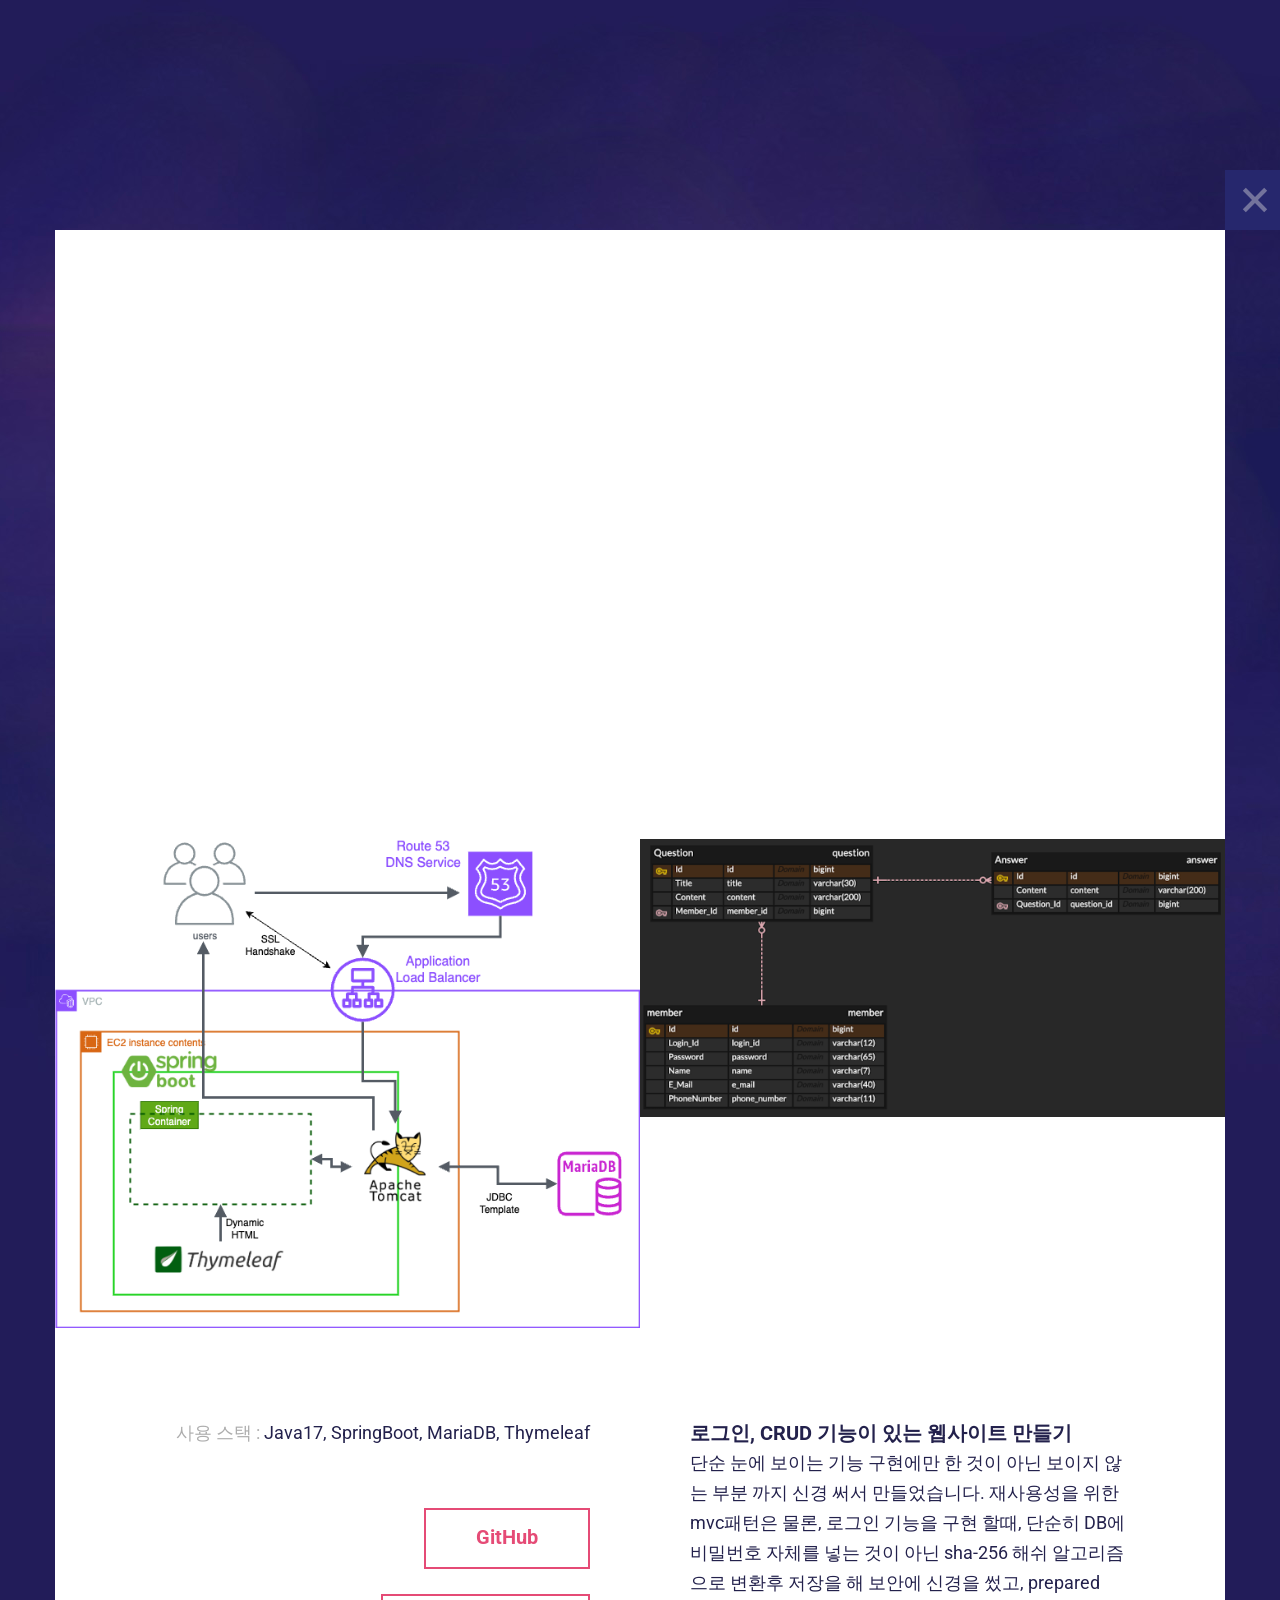
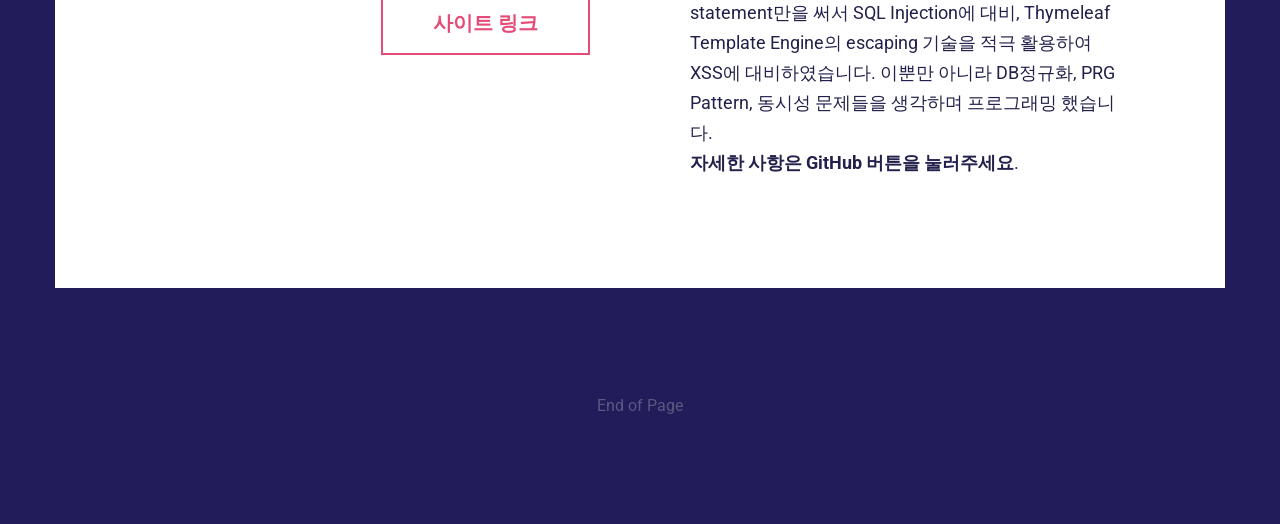
<file: Web.html>
<!DOCTYPE HTML>
<html lang="ko">
<head>
    <title>Boxus - Html Responsive One Page Template</title>
    <meta http-equiv="Content-Type" content="text/html; charset=UTF-8">
    <meta name="viewport" content="width=device-width, initial-scale=1, maximum-scale=1">

    <link rel="shortcut icon" href="images/favicon.png" />
    <link href='http://fonts.googleapis.com/css?family=Roboto:300,400,400i,700,700i,900|Montserrat:400,700|PT+Serif' rel='stylesheet' type='text/css'>
    <link rel="stylesheet" type="text/css"  href='css/clear.css' />
    <link rel="stylesheet" type="text/css"  href='css/common.css' />
    <link rel="stylesheet" type="text/css"  href='css/font-awesome.min.css' />
    <link rel="stylesheet" type="text/css"  href='css/carouFredSel.css' />
    <link rel="stylesheet" type="text/css"  href='css/sm-clean.css' />
    <link rel="stylesheet" type="text/css"  href='style.css' />

    <!--[if lt IE 9]>
    <script src="js/html5.js"></script>
    <![endif]-->

</head>
<body class="single-portfolio">

<!-- Preloader Gif -->
<table class="doc-loader">
    <tr>
        <td>
            <img src="images/ajax-document-loader.gif" alt="Loading..." />
        </td>
    </tr>
</table>

<!-- Menu -->
<div class="menu-wrapper center-relative">
    <nav id="header-main-menu">
        <div class="mob-menu">MENU</div>
        <ul class="main-menu sm sm-clean">
            <li><a href="#home">Home</a></li>
            <li><a href="#services">Services</a></li>
            <li><a href="#portfolio">Portfolio</a></li>
        </ul>
    </nav>
</div>



<article id="portfolio-1" class="section portfolio">
    <div class="center-relative content-1170">
        <div class="entry-content">
            <div class="content-wrap relative">
                <a class="absolute x-close" href="index.html#portfolio">
                    <img src="images/icon_x.svg" alt="Close">
                </a>

                <iframe width="560" height="600" src="https://www.youtube.com/embed/glTZ7Ewnavc?si=KyHOxmvIfHoKTjwu" title="YouTube video player" frameborder="0" allow="accelerometer; autoplay; clipboard-write; encrypted-media; gyroscope; picture-in-picture; web-share" allowfullscreen></iframe>

                <div class="clear"></div>
                <div class="one_half margin-0">
                    <img src="page-images/request_structure_final.png" alt="">
                </div>
                <div class="one_half last margin-0">
                    <img src="page-images/after_final.png" alt="">
                </div>
                <div class="clear"></div>
                <br>
                <br>
                <br>

                <div class="one_half text-right">
                    <p>
                        <span style="color: #adadad;">사용 스택 : </span> Java17, SpringBoot, MariaDB, Thymeleaf<br>
                    </p>
                    <br>
                    <br>
                    <div class="text-right">
                        <a href="#" target="_self" class="button " onclick="window.open('https://github.com/twkwon0417/side')">GitHub</a>
                    </div>
                    <div class="text-right">
                        <a href="#" target="_self" class="button " onclick="window.open('https://twkwon0417.shop')">사이트 링크</a>
                    </div>
                </div>
                <div class="one_half last ">
                    <h1>로그인, CRUD 기능이 있는 웹사이트 만들기</h1>
                    <p>
                        단순 눈에 보이는 기능 구현에만 한 것이 아닌 보이지 않는 부분 까지 신경 써서 만들었습니다. 재사용성을 위한 mvc패턴은 물론,
                        로그인 기능을 구현 할때, 단순히 DB에 비밀번호 자체를 넣는 것이 아닌 sha-256 해쉬 알고리즘으로 변환후 저장을 해 보안에 신경을 썼고,
                        prepared statement만을 써서 SQL Injection에 대비, Thymeleaf Template Engine의 escaping 기술을 적극 활용하여 XSS에 대비하였습니다.
                        이뿐만 아니라 DB정규화, PRG Pattern, 동시성 문제들을 생각하며 프로그래밍 했습니다.<br> <b>자세한 사항은 GitHub 버튼을 눌러주세요</b>.
                    </p>
                    <br>
                </div>
                <div class="clear"></div>
            </div>
        </div>
        <div class="clear"></div>
    </div>



    <!-- Footer -->
    <footer>
        <div class="footer content-1170 center-relative">
            <ul>
                <li class="copyright-footer">
                    End of Page
                </li>
            </ul>
        </div>
    </footer>
</article>



<!--Load JavaScript-->
<script type="text/javascript" src="js/jquery.js"></script>
<script type='text/javascript' src='js/jquery.sticky-kit.min.js'></script>
<script type='text/javascript' src='js/jquery.smartmenus.min.js'></script>
<script type='text/javascript' src='js/jquery.sticky.js'></script>
<script type='text/javascript' src='js/jquery.dryMenu.js'></script>
<script type='text/javascript' src='js/isotope.pkgd.js'></script>
<script type='text/javascript' src='js/jquery.carouFredSel-6.2.0-packed.js'></script>
<script type='text/javascript' src='js/jquery.mousewheel.min.js'></script>
<script type='text/javascript' src='js/jquery.touchSwipe.min.js'></script>
<script type='text/javascript' src='js/jquery.easing.1.3.js'></script>
<script type='text/javascript' src='js/imagesloaded.pkgd.js'></script>
<script type='text/javascript' src='js/jquery.prettyPhoto.js'></script>
<script type='text/javascript' src='js/main.js'></script>
</body>
</html>
</file>
<file: css/clear.css>
html, body, div, span, object, iframe,
h1, h2, h3, h4, h5, h6, p, blockquote, pre,
abbr, address, cite, code,
del, dfn, em, img, ins, kbd, q, samp,
small, strong, sub, sup, var,
b, i, ol, ul, li,
fieldset, form, label, legend,
table, caption, tbody, tfoot, thead, tr, th, td,
article, aside, canvas, details, figcaption, figure, 
footer, header, hgroup, menu, nav, section, summary,
time, mark, audio, video {
    margin:0;
    padding:0;
    border:0;
    outline: none;
    font-size:100%;
    vertical-align:baseline;
    background:transparent;
}

body {
    line-height:1;
}

article,aside,details,figcaption,figure,
footer,header,hgroup,menu,nav,section { 
    display:block;
}

nav ul,ul,ol {
    list-style:none;
}

blockquote, q {
    quotes:none;
}

blockquote:before, blockquote:after,
q:before, q:after {
    content:'';
    content:none;
}

a {
    margin:0;
    padding:0;
    font-size:100%;
	outline: none;
    vertical-align:baseline;
    background:transparent;
}

ins {
    background-color:#ff9;
    color:#000;
    text-decoration:none;
}

mark {
    background-color:#ff9;
    color:#000; 
    font-style:italic;
    font-weight:bold;
}

del {
    text-decoration: line-through;
}

abbr[title], dfn[title] {
    border-bottom:1px dotted;
    cursor:help;
}

table {
    border-collapse:collapse;
    border-spacing:0;
}

hr {
    display:block;
    height:1px;
    border:0;   
    border-top:1px solid #cccccc;
    margin:1em 0;
    padding:0;
}

input, select {
    vertical-align:middle;
}

input:focus, textarea:focus
{
    outline: none;
}
</file>
<file: css/common.css>
a.wp-ver
{
    color: red !important;
    font-weight: 700 !important;
}
.block
{
    display: block;
}
.hidden
{
    display: none;
}
.clear
{
    clear: both;
}
.left
{
    float: left;
}
.right
{
    float: right;
}
.line-height
{
    line-height: 0;
}
.clear-right
{
    clear: right;
}
.clear-left
{
    clear: left;
}
.center-relative
{
    margin-left: auto;
    margin-right: auto;
}
.center-absolute
{
    left: 50%;
}
.center-text
{
    text-align: center !important;
}
.text-left
{
    text-align: left;
}
.text-right
{
    text-align: right;
}
.absolute
{
    position: absolute;
}
.fixed
{
    position: fixed;
}
.relative
{
    position: relative;
}
.margin-0, .margin-0 img
{
    margin: 0 !important;
    line-height: 0;
}
.top-0
{
    margin-top: 0 !important;
}
.top-5
{
    margin-top: 5px !important;	
}
.top-10
{
    margin-top: 10px;	
}
.top-15
{
    margin-top: 15px;	
}
.top-20
{
    margin-top: 20px;
}
.top-25
{
    margin-top: 25px;	
}
.top-30
{
    margin-top: 30px;	
}
.top-50
{
    margin-top: 50px;	
}
.top-60
{
    margin-top: 60px;	
}
.top-70
{
    margin-top: 70px;	
}
.top-75
{
    margin-top: 75px;	
}
.top-80
{
    margin-top: 80px;
}
.top-100
{
    margin-top: 100px;	
}
.top-105
{
    margin-top: 105px;	
}
.top-120
{
    margin-top: 120px;
}
.top-150
{
    margin-top: 150px;	
}
.top-200
{
    margin-top: 200px;	
}
.top-negative-30
{
    margin-top: -30px;
}
.left-35
{
    margin-left:35px;
}
.right-35
{
    margin-right:35px;
}
.bottom-0
{
    margin-bottom: 0 !important;
}
.bottom-10
{
    margin-bottom: 10px !important;
}
.bottom-20
{
    margin-bottom: 20px !important;
}
.bottom-25
{
    margin-bottom: 25px !important;
}
.bottom-30
{
    margin-bottom: 30px !important;
}
.bottom-50
{
    margin-bottom: 50px !important;
}
.bottom-100
{
    margin-bottom: 100px !important;
}
.bottom-150
{
    margin-bottom: 150px !important;
}
.bottom-200
{
    margin-bottom: 200px !important;
}
.width-25
{
    width: 25%;
}
.width-50
{
    width: 50%;
}
.width-75
{
    width: 75%;
}
.width-85
{
    width: 85%;
}
.width-100
{
    width: 100%;
}
.sticky
{
    font-size: 100%;
}
blockquote
{
    font-family: 'Montserrat', sans-serif;
    margin-top: 50px;
    margin-bottom: 50px;
    font-size: 20px;
    line-height: 35px;
    color: #e64b77;
    font-weight: 400;
    position: relative;
    z-index: 2;
}
blockquote.inline-blockquote
{
    width: 395px;
    float: left;
    margin-left: -40px;
    margin-right: 40px;
    margin-top: 70px;

}
blockquote p
{
    position: relative;
    z-index: 2;
}
.wrap-blockquote
{
    display: inline;
}
address
{
    font-size: 32px;
    line-height: 50px;
    font-style: normal;
}
iframe
{
    width: 100%;
}
a.button
{
    display: inline-block;
    color: #e54b76;
    border: 2px solid #e54b76;
    text-align: center;
    padding-bottom: 15px;
    padding-top: 12px;
    padding-left: 50px;
    padding-right: 50px;
    cursor: pointer;
    margin-bottom: 25px;
    vertical-align: middle;
    text-decoration: none;
    font-size: 20px;
    font-weight: 700;
    transition: all .2s linear;
}
a.button:active
{
    position: relative;
    top: 1px;	
}
a.button:hover
{
    color: white;
    background-color: #e54b76;
}

h1,h2,h3,h4,h5,h6
{
    padding: 20px 0;
}
h1
{
    font-size: 38px;
    line-height: 38px;    
}
h2
{
    font-size: 34px;    
    line-height: 34px;    
}
h3
{
    font-size: 32px;  
    line-height: 32px;    
}
h4
{
    font-size: 30px;    
}
h5
{
    font-size: 28px;   
}
h6
{
    font-size: 26px;    
}
em
{
    font-style: italic;
}
ol
{
    list-style-type: decimal;
}
pre
{
    word-wrap: break-word;
}
.single-content table, .single-content th, .single-content td, .page-content table, .page-content th, .page-content td
{
    border:1px solid black;
    padding: 10px;
    vertical-align: middle;
}
sup
{
    vertical-align: super;
    font-size: smaller;
}
sub
{
    vertical-align: sub;
    font-size: smaller;
}
.single-content ol
{
    display: block;
    list-style-type: decimal;
    margin: 0 0 14px 17px;
}
.single-content ul
{
    display: block;
    list-style-type: disc;
    margin: 0 0 14px 17px;
}

/* COLUMNS */

.one,  .one_half,  .one_third,  .two_third,  .three_fourth, 
.one_fourth{
    margin-right: 100px;
    float: left;
    position: relative;
    margin-bottom: 30px;
}
.last{
    margin-right: 0 !important;
    clear: right;
}
.one{
    float: none;
    display: block;
    clear: both;
    margin-right: 0;
}
.one_half{
    width: 290px;
}

.one img,  .one_half img,  .one_third img,  .two_third img, 
.three_fourth img,  .one_fourth img{
    max-width: 100%;
    height: auto;
    max-height: 100%;
    width: auto;	
}

.one.margin-0 img, .one_half.margin-0 img, .one_third.margin-0 img, .two_third.margin-0 img, 
.one_fourth.margin-0 img, .three_fourth.margin-0 img{
    width: 100% !important;
}

.one.margin-0
{
    width: 100% !important;
    padding: 0 !important;
}

.one_half.margin-0{
    width: 50% !important;
    float: left !important;
    padding: 0 !important;
}

.one_third.margin-0{
    width: 33.333333333%;
    float: left !important;
    padding: 0 !important;
}
.two_third.margin-0{
    width: 66.666666666%;
    float: left !important;
    padding: 0 !important;
}
.one_fourth.margin-0{
    width: 25%;
    float: left !important;
    padding: 0 !important;
}
.three_fourth.margin-0{
    width: 75%;
    float: left !important;
    padding: 0 !important;
}

/* MENU */

/* Mobile first layout SmartMenus Core CSS (it's not recommended editing these rules)
   You need this once per page no matter how many menu trees or different themes you use.
-------------------------------------------------------------------------------------------*/

.sm,.sm ul,.sm li{display:block;list-style:none;margin:0;padding:0;line-height:normal;direction:ltr;-webkit-tap-highlight-color:rgba(0,0,0,0);}
.sm-rtl,.sm-rtl ul,.sm-rtl li{direction:rtl;text-align:right;}
.sm>li>h1,.sm>li>h2,.sm>li>h3,.sm>li>h4,.sm>li>h5,.sm>li>h6{margin:0;padding:0;}
.sm ul{display:none;}
.sm li,.sm a{position:relative;}
.sm a{display:block;}
.sm a.disabled{cursor:not-allowed;}
.sm:after{content:"\00a0";display:block;height:0;font:0px/0 serif;clear:both;visibility:hidden;overflow:hidden;}
.sm,.sm *,.sm *:before,.sm *:after{-moz-box-sizing:border-box;-webkit-box-sizing:border-box;box-sizing:border-box;}




/* WP DEFAULT CLASSES */

.alignnone {
    margin: 5px 20px 20px 0;
}

.aligncenter,
div.aligncenter {
    display: block;
    margin: 5px auto 5px auto;
}

.alignright {
    float:right;
    margin: 5px 0 20px 20px;
}

.alignleft {
    float: left;
    margin: 5px 20px 20px 0;
}

.aligncenter 
{
    display: block;
    margin: 5px auto 5px auto;
}

a img.alignright 
{
    float: right;
    margin: 5px 0 20px 20px;
}

a img.alignnone 
{
    margin: 20px 0px;
}

a img.alignleft 
{
    float: left;
    margin: 5px 20px 20px 0;
}

a img.aligncenter 
{
    display: block;
    margin-left: auto;
    margin-right: auto
}

.wp-caption 
{
    max-width: 100%;
}

.wp-caption.alignnone 
{
    margin: 20px 0px;
}

.wp-caption.alignleft 
{
    margin: 5px 20px 20px 0;
    text-align: left;
}

.wp-caption.alignright 
{
    margin: 5px 0 20px 20px;
    text-align: right;
}

.wp-caption img 
{
    width: auto;
    height: auto;
    max-width: 100%;
    max-height: 100%;
}

.wp-caption p.wp-caption-text 
{
    font-family: 'Montserrat', sans-serif;    
    font-size: 18px;
    color: #191919;
    padding-left: 100px;
    padding-top: 10px;
    padding-bottom: 30px;
}
.gallery-caption
{
    font-size: 100%;
}
.bypostauthor
{
    font-size: 100%;
}
/* Text meant only for screen readers. */
.screen-reader-text {
    clip: rect(1px, 1px, 1px, 1px);
    position: absolute !important;
    height: 1px;
    width: 1px;
    overflow: hidden;
}

.screen-reader-text:focus {
    background-color: #f1f1f1;
    border-radius: 3px;
    box-shadow: 0 0 2px 2px rgba(0, 0, 0, 0.6);
    clip: auto !important;
    color: #21759b;
    display: block;
    font-size: 14px;
    font-size: 0.875rem;
    font-weight: bold;
    height: auto;
    left: 5px;
    line-height: normal;
    padding: 15px 23px 14px;
    text-decoration: none;
    top: 5px;
    width: auto;
    z-index: 100000; /* Above WP toolbar. */
}
</file>
<file: css/carouFredSel.css>
.list_carousel.responsive {	
    margin-left: 0;
    width: 91%;
}
.list_carousel ul {
    margin: 0;
    padding: 0;
    list-style: none;
    display: block;
}
.list_carousel li {
    text-align: center;		
    padding: 0;
    display: block;
    float: left;
    position: relative;
}	

.image-slider-wrapper.service a.image_slider_next{background-image: url(../images/navigation_arrows_right.svg); width: 50px; height: 50px; z-index: 2; position: absolute; top: -150px; }
.image-slider-wrapper.img a.image_slider_next{background-image: url(../images/navigation_arrows_right.svg); width: 50px; height: 50px; z-index: 2; position: absolute; top: 30px; left: 30px;}
.carousel_text_next{background-image: url(../images/navigation_arrows_right.svg); width: 50px; height: 50px; margin-top: 50px; display: block !important; }
a.image_slider_next:hover, .carousel_text_next:hover, .carousel_fw_next:hover {background-position: 0 -50px;}
.carousel_pagination {margin-top: 50px; margin-bottom: 50px; margin-left: 160px;}
.carousel_pagination a {margin: 0 0 0 5px; float: left; transition: background-color .2s linear}
.carousel_pagination a:first-child {margin: 0;}
.carousel_pagination a {width: 18px; height: 18px; border-radius: 90%; display: block; cursor: pointer; text-indent: -9999px;}
.caroufredsel_wrapper{z-index: 1 !important; margin-top: 0 !important; margin-left: 0 !important;}
.fw_carousel_pagination {text-align: center; transition: background-color .2s linear;  margin-top: 80px;}
.fw_carousel_pagination a {text-indent: -9999px; border: 5px solid #fff; width: 25px; height: 25px; border-radius: 90%; margin: 0 10px; display: inline-block;}
.fw_carousel_pagination a.selected {background-color: #fff;}
li.fw-slide {margin: 0 10px; transition: opacity .2s linear;}
li.fw-slide img  {width: auto; height: auto; max-width: 180px; display: block; margin-left: auto; margin-right: auto;}
.fw-slide-text {color: #fff; font-size: 18px;}
.image-slider-wrapper.team .image_slider_next {background-image: url(../images/navigation_arrows_right.svg); width: 50px; height: 50px; z-index: 2; position: absolute; right: 300px; bottom: 30px;}
.carousel_fw_next {background-image: url(../images/navigation_arrows_right.svg); width: 50px; height: 50px; z-index: 2; display: none !important; margin-left: auto;  margin-right: auto; margin-top: 50px;}
</file>
<file: css/sm-clean.css>
.sm-clean {
    background: #eeeeee;
    -webkit-border-radius: 5px;
    -moz-border-radius: 5px;
    -ms-border-radius: 5px;
    -o-border-radius: 5px;
    border-radius: 5px;
}
.sm-clean a, .sm-clean a:hover, .sm-clean a:focus, .sm-clean a:active {
    padding: 13px 20px;
    /* make room for the toggle button (sub indicator) */
    padding-right: 58px;
    font-size: 18px;
    font-weight: normal;
    line-height: 17px;
    text-decoration: none;
}
.sm-clean a.current {
    color: #d23600;
}
.sm-clean a.disabled {
    color: #bbbbbb;
}
.sm-clean a span.sub-arrow {
    position: absolute;
    top: 50%;
    margin-top: -17px;
    left: auto;
    right: 4px;
    width: 34px;
    height: 34px;
    overflow: hidden;
    font: bold 16px/34px monospace !important;
    text-align: center;
    text-shadow: none;
    background: rgba(255, 255, 255, 0.5);
    -webkit-border-radius: 5px;
    -moz-border-radius: 5px;
    -ms-border-radius: 5px;
    -o-border-radius: 5px;
    border-radius: 5px;
}
.sm-clean a.highlighted span.sub-arrow:before {
    display: block;
    content: '-';
}
.sm-clean > li:first-child > a, .sm-clean > li:first-child > :not(ul) a {
    -webkit-border-radius: 5px 5px 0 0;
    -moz-border-radius: 5px 5px 0 0;
    -ms-border-radius: 5px 5px 0 0;
    -o-border-radius: 5px 5px 0 0;
    border-radius: 5px 5px 0 0;
}
.sm-clean > li:last-child > a, .sm-clean > li:last-child > *:not(ul) a, .sm-clean > li:last-child > ul,
.sm-clean > li:last-child > ul > li:last-child > a, .sm-clean > li:last-child > ul > li:last-child > *:not(ul) a, .sm-clean > li:last-child > ul > li:last-child > ul,
.sm-clean > li:last-child > ul > li:last-child > ul > li:last-child > a, .sm-clean > li:last-child > ul > li:last-child > ul > li:last-child > *:not(ul) a, .sm-clean > li:last-child > ul > li:last-child > ul > li:last-child > ul,
.sm-clean > li:last-child > ul > li:last-child > ul > li:last-child > ul > li:last-child > a, .sm-clean > li:last-child > ul > li:last-child > ul > li:last-child > ul > li:last-child > *:not(ul) a, .sm-clean > li:last-child > ul > li:last-child > ul > li:last-child > ul > li:last-child > ul,
.sm-clean > li:last-child > ul > li:last-child > ul > li:last-child > ul > li:last-child > ul > li:last-child > a, .sm-clean > li:last-child > ul > li:last-child > ul > li:last-child > ul > li:last-child > ul > li:last-child > *:not(ul) a, .sm-clean > li:last-child > ul > li:last-child > ul > li:last-child > ul > li:last-child > ul > li:last-child > ul {
    -webkit-border-radius: 0 0 5px 5px;
    -moz-border-radius: 0 0 5px 5px;
    -ms-border-radius: 0 0 5px 5px;
    -o-border-radius: 0 0 5px 5px;
    border-radius: 0 0 5px 5px;
}
.sm-clean > li:last-child > a.highlighted, .sm-clean > li:last-child > *:not(ul) a.highlighted,
.sm-clean > li:last-child > ul > li:last-child > a.highlighted, .sm-clean > li:last-child > ul > li:last-child > *:not(ul) a.highlighted,
.sm-clean > li:last-child > ul > li:last-child > ul > li:last-child > a.highlighted, .sm-clean > li:last-child > ul > li:last-child > ul > li:last-child > *:not(ul) a.highlighted,
.sm-clean > li:last-child > ul > li:last-child > ul > li:last-child > ul > li:last-child > a.highlighted, .sm-clean > li:last-child > ul > li:last-child > ul > li:last-child > ul > li:last-child > *:not(ul) a.highlighted,
.sm-clean > li:last-child > ul > li:last-child > ul > li:last-child > ul > li:last-child > ul > li:last-child > a.highlighted, .sm-clean > li:last-child > ul > li:last-child > ul > li:last-child > ul > li:last-child > ul > li:last-child > *:not(ul) a.highlighted {
    -webkit-border-radius: 0;
    -moz-border-radius: 0;
    -ms-border-radius: 0;
    -o-border-radius: 0;
    border-radius: 0;
}
.sm-clean li {
    border-top: 1px solid rgba(0, 0, 0, 0.05);
}
.sm-clean > li:first-child {
    border-top: 0;
}
.sm-clean ul {
    background: transparent;
}
.sm-clean ul a, .sm-clean ul a:hover, .sm-clean ul a:focus, .sm-clean ul a:active {
    font-size: 16px;
}
.sm-clean ul ul a,
.sm-clean ul ul a:hover,
.sm-clean ul ul a:focus,
.sm-clean ul ul a:active {
    border-left: 16px solid transparent;
}
.sm-clean ul ul ul a,
.sm-clean ul ul ul a:hover,
.sm-clean ul ul ul a:focus,
.sm-clean ul ul ul a:active {
    border-left: 24px solid transparent;
}
.sm-clean ul ul ul ul a,
.sm-clean ul ul ul ul a:hover,
.sm-clean ul ul ul ul a:focus,
.sm-clean ul ul ul ul a:active {
    border-left: 32px solid transparent;
}
.sm-clean ul ul ul ul ul a,
.sm-clean ul ul ul ul ul a:hover,
.sm-clean ul ul ul ul ul a:focus,
.sm-clean ul ul ul ul ul a:active {
    border-left: 40px solid transparent;
}

@media (min-width: 925px) {
    /* Switch to desktop layout
    -----------------------------------------------
       These transform the menu tree from
       collapsible to desktop (navbar + dropdowns)
    -----------------------------------------------*/
    /* start... (it's not recommended editing these rules) */
    .sm-clean ul {
        position: absolute;
    }

    .sm-clean li {
        display: inline-block;
    }
    
    .sm-clean .sub-menu li
    {
        display: block;        
        padding-left: 6px;
    }

    .sm-clean.sm-rtl li {
        float: right;
    }

    .sm-clean ul li, .sm-clean.sm-rtl ul li, .sm-clean.sm-vertical li {
        float: none;
    }

    .sm-clean a {
        white-space: nowrap;
    }

    .sm-clean ul a, .sm-clean.sm-vertical a {
        white-space: normal;
    }

    .sm-clean .sm-nowrap > li > a, .sm-clean .sm-nowrap > li > :not(ul) a {
        white-space: nowrap;
    }

    /* ...end */
    .sm-clean {
        padding: 0 10px;
        background: #eeeeee;
        -webkit-border-radius: 100px;
        -moz-border-radius: 100px;
        -ms-border-radius: 100px;
        -o-border-radius: 100px;
        border-radius: 100px;
    }
    .sm-clean a, .sm-clean a:hover, .sm-clean a:focus, .sm-clean a:active, .sm-clean a.highlighted {
        padding: 12px 12px;
        -webkit-border-radius: 0 !important;
        -moz-border-radius: 0 !important;
        -ms-border-radius: 0 !important;
        -o-border-radius: 0 !important;
        border-radius: 0 !important;
    }

    .sm-clean a.has-submenu {
        padding-right: 24px;
    }
    .sm-clean a span.sub-arrow {
        top: 0;
        margin-top: 3px;
        right: -3px;
        width: 34px;
        height: 34px;
        background: transparent;
        -webkit-border-radius: 0;
        -moz-border-radius: 0;
        -ms-border-radius: 0;
        -o-border-radius: 0;
        border-radius: 0;
    }
    .sm-clean a.highlighted span.sub-arrow:before {
        display: none;
    }
    .sm-clean li {
        border-top: 0;
    }    
    .sm-clean > li > ul:after {
        top: -16px;
        left: 31px;
        border-width: 8px;
        border-color: transparent transparent white transparent;
    }
    .sm-clean ul {
        padding: 5px 0;
        background: #201b55;
    }
    .sm-clean ul a, .sm-clean ul a:hover, .sm-clean ul a:focus, .sm-clean ul a:active, .sm-clean ul a.highlighted {
        border: 0 !important;
        padding: 12px;
    }
    .sm-clean ul a.disabled {
        background: white;
        color: #cccccc;
    }
    .sm-clean ul a.has-submenu {
        padding-right: 20px;
    }
    .sm-clean ul a span.sub-arrow {
        right: -5px;
        top: 0;
        margin-top: 3px;
        border: 0;
    }
    .sm-clean span.scroll-up,
    .sm-clean span.scroll-down {
        position: absolute;
        display: none;
        visibility: hidden;
        overflow: hidden;
        background: white;
        height: 20px;
    }
    .sm-clean span.scroll-up:hover,
    .sm-clean span.scroll-down:hover {
        background: #eeeeee;
    }
    .sm-clean span.scroll-up:hover span.scroll-up-arrow, .sm-clean span.scroll-up:hover span.scroll-down-arrow {
        border-color: transparent transparent #d23600 transparent;
    }
    .sm-clean span.scroll-down:hover span.scroll-down-arrow {
        border-color: #d23600 transparent transparent transparent;
    }
    .sm-clean span.scroll-up-arrow, .sm-clean span.scroll-down-arrow {
        position: absolute;
        top: 0;
        left: 50%;
        margin-left: -6px;
        width: 0;
        height: 0;
        overflow: hidden;
        border-width: 6px;
        border-style: dashed dashed solid dashed;
        border-color: transparent transparent #555555 transparent;
    }
    .sm-clean span.scroll-down-arrow {
        top: 8px;
        border-style: solid dashed dashed dashed;
        border-color: #555555 transparent transparent transparent;
    }
    .sm-clean.sm-rtl a.has-submenu {
        padding-right: 12px;
        padding-left: 24px;
    }
    .sm-clean.sm-rtl a span.sub-arrow {
        right: auto;
        left: 12px;
    }
    .sm-clean.sm-rtl.sm-vertical a.has-submenu {
        padding: 10px 20px;
    }
    .sm-clean.sm-rtl.sm-vertical a span.sub-arrow {
        right: auto;
        left: 8px;
        border-style: dashed solid dashed dashed;
        border-color: transparent #555555 transparent transparent;
    }
    .sm-clean.sm-rtl > li > ul:before {
        left: auto;
        right: 30px;
    }
    .sm-clean.sm-rtl > li > ul:after {
        left: auto;
        right: 31px;
    }
    .sm-clean.sm-rtl ul a.has-submenu {
        padding: 10px 20px !important;
    }
    .sm-clean.sm-rtl ul a span.sub-arrow {
        right: auto;
        left: 8px;
        border-style: dashed solid dashed dashed;
        border-color: transparent #555555 transparent transparent;
    }
    .sm-clean.sm-vertical {
        padding: 10px 0;
        -webkit-border-radius: 5px;
        -moz-border-radius: 5px;
        -ms-border-radius: 5px;
        -o-border-radius: 5px;
        border-radius: 5px;
    }
    .sm-clean.sm-vertical a {
        padding: 10px 20px;
    }
    .sm-clean.sm-vertical a:hover, .sm-clean.sm-vertical a:focus, .sm-clean.sm-vertical a:active, .sm-clean.sm-vertical a.highlighted {
        background: white;
    }
    .sm-clean.sm-vertical a.disabled {
        background: #eeeeee;
    }
    .sm-clean.sm-vertical a span.sub-arrow {
        right: 8px;
        top: 50%;
        margin-top: -5px;
        border-width: 5px;
        border-style: dashed dashed dashed solid;
        border-color: transparent transparent transparent #555555;
    }
    .sm-clean.sm-vertical > li > ul:before,
    .sm-clean.sm-vertical > li > ul:after {
        display: none;
    }
    .sm-clean.sm-vertical ul a {
        padding: 10px 20px;
    }
    .sm-clean.sm-vertical ul a:hover, .sm-clean.sm-vertical ul a:focus, .sm-clean.sm-vertical ul a:active, .sm-clean.sm-vertical ul a.highlighted {
        background: #eeeeee;
    }
    .sm-clean.sm-vertical ul a.disabled {
        background: white;
    }
}

.sub-menu {
    text-align: left;
    min-width: 150px;
}

.sub-menu .sub-menu {
    padding-top: 8px;
}
</file>
<file: style.css>
body
{
    font-family: 'Roboto', sans-serif;
    font-size: 16px;
    line-height: 26px;
    font-weight: 400;
    color: #23214c;    
}

body a
{
    text-decoration: none;
    color: #23214c;
    transition: color .2s linear;
}

body a:hover
{
    color: #ee87a4;
}

.doc-loader 
{
    position: fixed;
    left: 0px;
    top: 0px;
    width: 100%;
    height: 100%;
    z-index: 99999;	
    background-color: #fff;
}

.doc-loader td 
{       
    text-align: center;
    vertical-align: middle;
}

.doc-loader img
{
    width: 90px;
    height: 90px;        
}

.content-1170
{
    width: 1170px;    
}

.content-1170 img
{
    max-width: 100%;
    max-height: 100%;
    width: auto;
    height: auto;
}

.full-width
{
    line-height: 0;
}



/* TOP MENU */

.menu-wrapper
{    
    transition: background-color .2s linear;
    z-index: 99 !important;
    background-color: #221C5A;
    width: 100% !important;
    top: 0;
    position: fixed;
}

#header-main-menu
{    
    max-width: 1170px;
    margin: 0 auto;
    text-align: center;
}

.main-menu.sm-clean
{
    background-color: transparent;    
}

.main-menu.sm-clean a
{    
    font-size: 13px;
    line-height: 40px;
    color: #fff;
    font-weight: 400;
    transition: color .2s linear;
    text-transform: uppercase;
    letter-spacing: 0.03cm;
}

.main-menu.sm-clean .sub-menu a 
{
    font-size: 11px;
    line-height: 20px;
}

.sm-clean .current_page_item a 
{
    color: #fff !important;
}

.main-menu.sm-clean a:hover 
{
    color: #fff !important;
}

.sm-clean li.active a
{
    color: #fff !important;
}

.mob-menu
{
    display: none;
    font-weight: 700;
    font-size: 30px;
    padding-top: 15px;
    padding-bottom: 15px;
    transition: color .2s linear;
    color: #fff;
}

/* END TOP MENU */



/* GENERAL SECTION */

.section
{    
    position: relative;
    z-index: 1;
}

.section-num
{   
    overflow: hidden;    
    margin-top: 40px;
}

.section-title-holder
{
    background-color: #32DB8A;
    width: 370px;
    height: 370px;
    z-index: 2;
}

.section-num span
{    
    margin-left: -64px;
    color: #55B286;
    font-family: 'Montserrat', sans-serif;
    font-weight: 700;
    font-size: 180px;
    line-height: 100%;
    letter-spacing: -5px;
}

.section-title-holder h2
{
    font-family: 'Montserrat', sans-serif;
    font-weight: 700;
    font-size: 109px;
    width: 245px;
    word-break: break-all;
    line-height: 83px;
    margin-top: 10px;
    color: black;
    margin-left: 115px;
    text-transform: uppercase;
    letter-spacing: -3px;
    padding: 0;
}

.section-content-holder
{   
    background: #fff;
    width: 800px;
    padding: 60px 0;
}

.section-content-holder .content-wrapper
{
    padding: 0 60px;
}

.section-content-holder.right
{
    margin-left: 370px;
}

.section-content-holder.left
{
    margin-top: 370px;
}

.section-content-holder .content-title-holder
{
    overflow: hidden;
    height: 100px;
    margin-top: -60px;
    padding-bottom: 50px;
}

.section-content-holder .content-title
{
    font-family: 'Montserrat';
    font-weight: 700;
    text-align: center;
    font-size: 180px;
    line-height: 100%;
    text-transform: uppercase;
    margin-top: -75px;
    color: #221c5a;    
}

.extra-content-left
{
    width: 800px;
    color: #fff;    
    padding: 100px 0;
}

.extra-content-right
{
    width: 800px;   
    margin-left: 370px;
    color: #fff;
    padding: 100px 0;
}

.extra-content-full-width
{
    padding: 100px 0;
}

.section:last-of-type .extra-content-left, .section:last-of-type .extra-content-right, .section:last-of-type .extra-content-full-width
{
    padding-bottom: 0;
}

/* END GENERAL SECTION */



/* HOME SECTION */

.intro-page 
{
    padding-bottom: 170px;
    min-height: calc(100vh - 170px);
    background-color: #221c5a; 
    background-image:url(page-images/background_img_01b.jpg);
    background-repeat: repeat; 
    background-position: center top;
    background-size: cover;
    z-index: 10;
}

/*.top-logo*/
/*{*/
/*    width: 160px !important;    */
/*    padding-top: 150px;*/
/*}*/

h1.big-title
{
    font-family: 'Montserrat', sans-serif;
    font-size: 66px;
    font-weight: 700;
    line-height: 120%;
    padding-top: 100px;
    color: #fff;
    letter-spacing: -1px;    
    width: 95%;
    margin-left: auto;
    margin-right: auto;
}

.big-title span 
{
    display: block;
}

.title-desc
{
    font-family: 'PT Serif', serif;
    font-size: 22px;
    line-height: 26px;
    max-width: 333px; 
    margin: 0 auto;
    color: #fff;
}

.page-template-page-home .intro-page footer
{
    position: absolute;
    bottom: 0;
    width: 100%;
}

/* END HOME SECTION */



/* SERVICE SECTION */

#services
{
    background-color: #221c5a;
    z-index: 9;
}

#services .section-title-holder
{
    background-color: #32DB8A
}

#services .section-title-holder span
{
    color: #55B286;
}

.service-holder 
{
    display: inline-block;
    width: 335px;
}

.service-holder img 
{
    display: inline-block;
    width: 50px !important;
    vertical-align: top;
}

.service-content-holder 
{
    display: inline-block;
    width: 240px;
    margin-top: 55px;
    margin-left: 5px;
}

.service-title 
{
    font-family: 'Montserrat', sans-serif; 
    font-size: 24px;
    padding-bottom: 10px;
}

/* END SERVICE SECTION */



/* PORTFOLIO SECTION */

#portfolio
{
    background-color: #221C5A; 
    background-image: url("page-images/background_img_02.jpg");
    background-repeat: no-repeat; 
    background-position: center top; 
    background-size: auto;
    z-index: 8;
}

#portfolio .section-title-holder
{
    background-color: rgb(255, 186, 66);
}

#portfolio .section-title-holder span
{
    color: #e3a436;
}

.page-template-page-portfolio .section
{
    padding-top: 100px;
}

.section-content-holder.portfolio-holder
{
    background-color: transparent;
    width: 800px;
    padding: 0;
}

.portfolio-holder .portfolio-load-more-holder
{
    font-family: 'Montserrat', sans-serif;    
    font-weight: 700;
    font-size: 20px;
    width: 430px;
    background-color: #E74C78;
    text-align: center;
}

.portfolio-holder .portfolio-load-more-holder img 
{
    padding-bottom: 15px;
}

.portfolio-holder .portfolio-load-more-holder a
{
    color: #fff;
    padding-top: 30px;
    padding-bottom: 15px;
}

.portfolio-holder .portfolio-load-more-holder
{    
    margin-right: 0;
    margin-left: auto;
}

.more-posts
{ 
    display: block;
}

.more-posts:hover
{
    cursor: pointer;
}

.grid 
{
    width: 800px;
    margin: 0 auto;
    overflow: hidden;
    position: relative;
    display: block;
}

.grid-item 
{
    float: left;
    font-size: 0;
    line-height: 0;
    box-sizing:border-box;
    -moz-box-sizing:border-box;
    -webkit-box-sizing:border-box; 
}

.grid-item img 
{
    display: block;
    width: 100%;
    height: auto;
    max-height: none;
    max-width: none;    
}

.grid-sizer, .grid-item 
{
    width: 400px;
}

.grid-item.p_one_half
{
    width: 400px;
}

.grid-item.p_one
{
    width: 800px;
}

.portfolio-text-holder
{
    position: absolute;
    top: 30px;
    left: 30px;
    bottom: 30px;
    right: 30px;
    z-index: 1;
    font-size: 20px;
    background-color: white;
    text-align: center;   
    display: none;    
}

.portfolio-text-wrapper
{
    width: 90%;
    margin-left: auto;
    margin-right: auto;
}

.portfolio-type
{
    line-height: 100%;
    font-size: 11px;
    color: #9a9a9a;    
    padding-bottom: 20px;
}

.portfolio-type img 
{
    width: auto;
    margin-left: auto;
    margin-right: auto;
}

.portfolio-text
{
    font-family: 'Montserrat', sans-serif;    
    font-weight: 700;
    font-size: 20px;
    line-height: 18px;
    letter-spacing: 4px;
    margin-bottom: 10px;
}

.portfolio-sec-text
{
    font-family: 'Montserrat', sans-serif;    
    font-weight: 700;
    font-size: 16px;
    line-height: 100%;
    color: #8e8da9;
}

.grid-item a:hover
{
    color: #191919;
}

.more-posts-portfolio img
{
    transition: all .2s linear;
    width: 100px;
    height: 100px;
}

.more-posts-portfolio img:hover
{
    cursor: pointer;  
    transform: scale(0.9);
}

div.pp_default .pp_loaderIcon
{
    display: none !important;
}

/* END PORTFOLIO SECTION*/


/* FOOTER */

footer
{
    background-color: #221C5A;
}

.footer
{
    font-size: 16px;
    line-height: 36px;
    clear: both;
    color: #5b5881;
    text-align: center;    
    padding: 100px 0;
}

.footer-left, .footer-right
{
    width: 810px;
}

.footer-right
{
    margin-left: 370px;
}

.footer a
{
    color: #5b5881;
}

.social-footer a 
{
    margin: 0 10px;
    font-size: 20px;
}

/* END FOOTER */



/* SINGLE PORTFOLIO PAGE */

#portfolio-1
{
    background-color: #221c5a;
    background-image:url("page-images/background_img_05b.jpeg");
    background-repeat: no-repeat;
    background-position: center top;
    background-size: auto; 
}

.single-portfolio .menu-wrapper
{
    display: none !important;
}

.single-portfolio article
{
    padding-top: 230px;
}

.single-portfolio article .entry-content
{
    background-color: #fff;
    padding-bottom: 50px;
    font-size: 18px;
    line-height: 30px;
}

.single-portfolio .x-close
{
    top: -60px;
    right: -60px;
    background-color: #26276d;
    line-height: 0;
    font-size: 0;
    width: 60px;
    height: 60px
}

.single-portfolio .x-close img
{
    opacity: 0.4;
    transition: opacity .2s linear;
    width: 30px;
    height: 30px;
    padding-top: 15px;
    padding-left: 15px;
}

.single-portfolio .x-close:hover img
{
    opacity: 1;
}

.single-portfolio .entry-content .one
{
    padding-left: 100px;
    padding-right: 100px;
}

.single-portfolio .entry-content .one_half
{
    width: 435px;
    padding-left: 100px;
}

.single-portfolio .entry-content .one_half.last
{
    padding-left: 0;
    padding-right: 100px;
}

.single-portfolio .entry-content h1 
{
    padding: 0;
    font-size: 20px;
    line-height: 30px;
}

/* END SINGLE PORTFOLIO */


/* RESPONSIVE PART */

@media screen and (max-width: 1270px) {   

    .content-1170 
    {
        width: 960px;
    }

    .one_half
    {
        margin-right: 8%;
        float: left;
        position: relative;
        margin-bottom: 37px;
    }

    .one_half
    {
        width: 46%;
    }      

    .section-title-holder 
    {    
        width: 250px;
        height: 250px;
    }

    .section-num
    {
        margin-top: 20px;
    }

    .section-num span 
    {
        margin-left: -35px;    
        font-size: 100px;
    }

    .section-title-holder h2
    {
        font-size: 80px;
        width: 177px;        
        line-height: 66px;
        margin-top: 25px;        
        margin-left: 75px; 
    }

    .section-content-holder.right 
    {
        margin-left: 250px;
    }

    .section-content-holder.left 
    {
        margin-top: 250px;
    }

    .section-content-holder 
    {
        width: 710px;
    }

    .extra-content-left, .extra-content-right
    {
        width: 710px;
    }

    .extra-content-right
    {
        margin-left: 250px;
    }

    .service-holder 
    {    
        width: 290px;
    }

    .section-content-holder.portfolio-holder 
    {    
        width: 710px;
    }

    .grid-item.p_one, .grid
    {
        width: 710px;       
    }    

    .grid-sizer, .grid-item, .grid-item.p_one_half
    {
        width: 355px;
    }  

    .portfolio-holder .portfolio-load-more-holder 
    {
        width: 460px;
    }

    .section-content-holder .content-title 
    {    
        font-size: 140px;    
        margin-top: -56px;
    }

    .member-content-holder 
    {
        width: 275px;
        padding: 50px;
    }

    .member-image-holder 
    {
        width: 335px;
    }

    .image-slider-wrapper.team .image_slider_next
    {
        right: 260px;
    }

    .blog-item-holder .entry-title 
    {   
        width: 240px;
    } 

    .single-portfolio .entry-content .one
    {
        padding-left: 5%;
        padding-right: 5%;
    }

    .single-portfolio .entry-content .one_half 
    {
        width: 40%;
        padding-left: 5%;
        margin-right: 10%;
    }

    .single-portfolio .entry-content .one_half.last
    {        
        padding-left: 0;
        padding-right: 5%;
    }

}

@media screen and (max-width: 1100px) {    

    .single-portfolio .x-close
    {
        right: 50%;
        right: calc(50% - 30px);    
    }    

}

@media screen and (max-width: 1020px) {    

    .content-1170 
    {
        width: 100%;
    }    

    .extra-content-left, .extra-content-right
    {
        width: 100%;
        margin-left: 0;
    }    

    .single-portfolio article 
    {
        padding-top: 140px;
    }

    .one_half
    {
        width: 100%;
        float: none;
        margin-right: 0;
        margin-left: 0;
    }   

    .single-portfolio .entry-content .one_half 
    {    
        width: 90%;
        padding-left: 5%;
        padding-right: 5%;
        margin-right: 0;
    }

    .single-portfolio .entry-content .one_half.last
    {        
        padding-left: 5%;
        padding-right: 5%;
    }

    .site-content .one_half, .single-portfolio .entry-content div 
    {
        text-align: left;
    }

    .image-slider-wrapper.service a.image_slider_next 
    {
        top: -89px;
        right: 0;
    }

    .section
    {
        padding-bottom: 150px;
    }  

    .section-content-holder.right 
    {
        margin-left: 0;
    }

    .section-content-holder.left 
    {
        margin-top: 0;
    }

    .section-num
    {
        display: inline-block;
        margin-top: 10px;
    }    

    .section-num span
    {
        font-size: 50px;
        margin-left: -15px;
    }          

    .section-title-holder
    {
        width: 100%;
        height: auto;
        position: relative !important;
        top: 0 !important;
    }

    .section-title-holder h2
    {
        display: inline-block;
        width: auto;
        margin: 0;
        vertical-align: top;
        margin-top: 10px;
        font-size: 50px;
        line-height: 100%;
    }

    .section-content-holder 
    {
        width: 100%;
        padding: 30px 0;    
    }

    .section-content-holder .content-wrapper
    {
        padding: 0 5%;
    }       

    .service-holder 
    {    
        width: 100%;
        display: block;
    }

    .service-content-holder 
    {
        width: 100%;
        width: calc(100% - 75px);
        margin-bottom: 30px;
    }    

    .section-content-holder.portfolio-holder 
    {    
        width: 100%;
    }

    .grid-item.p_one, .grid
    {
        width: 100%;       
    }    

    .grid-sizer, .grid-item, .grid-item.p_one_half
    {
        width: 50%;
    }  

    .portfolio-holder .portfolio-load-more-holder 
    {
        width: 100%;
    }  

    .member-content-holder 
    {
        width: 40%;
        padding: 10% 5% 5% 5%;
    }

    .member-image-holder 
    {
        width: 50%;
    }

    .image-slider-wrapper.team .image_slider_next
    {
        right: 40%;
    }

    .blog-item-holder .entry-title 
    {
        width: 100%;
        display: block;
        padding-top: 20px;
    }

    .blog-item-holder .info
    {
        width: auto;
    }

    .section-content-holder .content-title-holder 
    {
        overflow: visible;
        height: auto;
        margin: 0;
        padding: 0;
    }

    .section-content-holder .content-title 
    {
        font-size: 19vw;
        margin-top: 0;
    }

    .testimonial-slider-holder 
    {
        width: 90%;
        padding-left: 5%;
    }    
}

@media screen and (min-width: 925px) {   
    .main-menu
    {
        display: block !important;
    }
}

@media screen and (max-width: 925px) {  

    .intro-page
    {
        min-height: 0;
    }

    .section
    {
        position: static !important;
        z-index: 0 !important;
    }

    h1.big-title
    {
        font-size: 40px;
        padding-top: 0;
    }

    h1.big-title span 
    {
        display: inline;
    }

    .title-desc 
    {    
        font-size: 19px;
        line-height: 23px;
    }

    .mob-menu
    {
        display: block;
    }

    .mob-menu:hover
    {
        cursor: pointer;
    }

    .portfolio-text-holder 
    {
        display: none !important;
        opacity: 0 !important;
    }   

    .main-menu
    {
        float: none;
        margin: 0 auto;
        text-align: center;
        max-width: 300px;
        width: 100%;
        position: relative;
        z-index: 9999;
        display: none;
    }

    .main-menu ul 
    {
        width: 12em; /* fixed width only please - you can use the "subMenusMinWidth"/"subMenusMaxWidth" script options to override this if you like */
    }

    .sm-clean a, .sm-clean a:hover, .sm-clean a:focus, .sm-clean a:active
    {
        padding-right: 0;
        padding-left: 0;
    }

    .main-menu.sm-clean a 
    {
        line-height: 24px;
    }

    .main-menu.sm-clean .sub-menu a 
    {
        font-size: 16px;
        line-height: 25px;    
        text-align: center;
    }    

    .carousel_fw_next
    {
        display: block !important;
    }

    .fw_carousel_pagination
    {
        display: none !important;
    }


}

@media screen and (max-width: 805px) {       

    .contact-form input[type=text], .contact-form input[type=email], .contact-form textarea, p.custom-field-class, #commentform #email, #commentform #author, #commentform #comment
    {
        width: 100% !important;
    }        

}


@media screen and (max-width: 650px) { 


    .member-content-holder
    {
        width: 90%;
        float: none;
    }

    .member-image-holder
    {
        width: 100%;
        float: none;
    }

    .image-slider-wrapper.team .image_slider_next
    {
        right: auto;
        left: 30px;
    }    
}


@media screen and (max-width: 350px) { 

    .section-num 
    {
        margin-top: 9px;
    }

    .section-num span 
    {
        font-size: 35px;
        margin-left: -10px;
    }

    .section-title-holder h2
    {
        margin-top: 9px;
        font-size: 35px;
    }

    .image-slider-wrapper.service a.image_slider_next 
    {
        top: -84px;
    }
}
</file>
